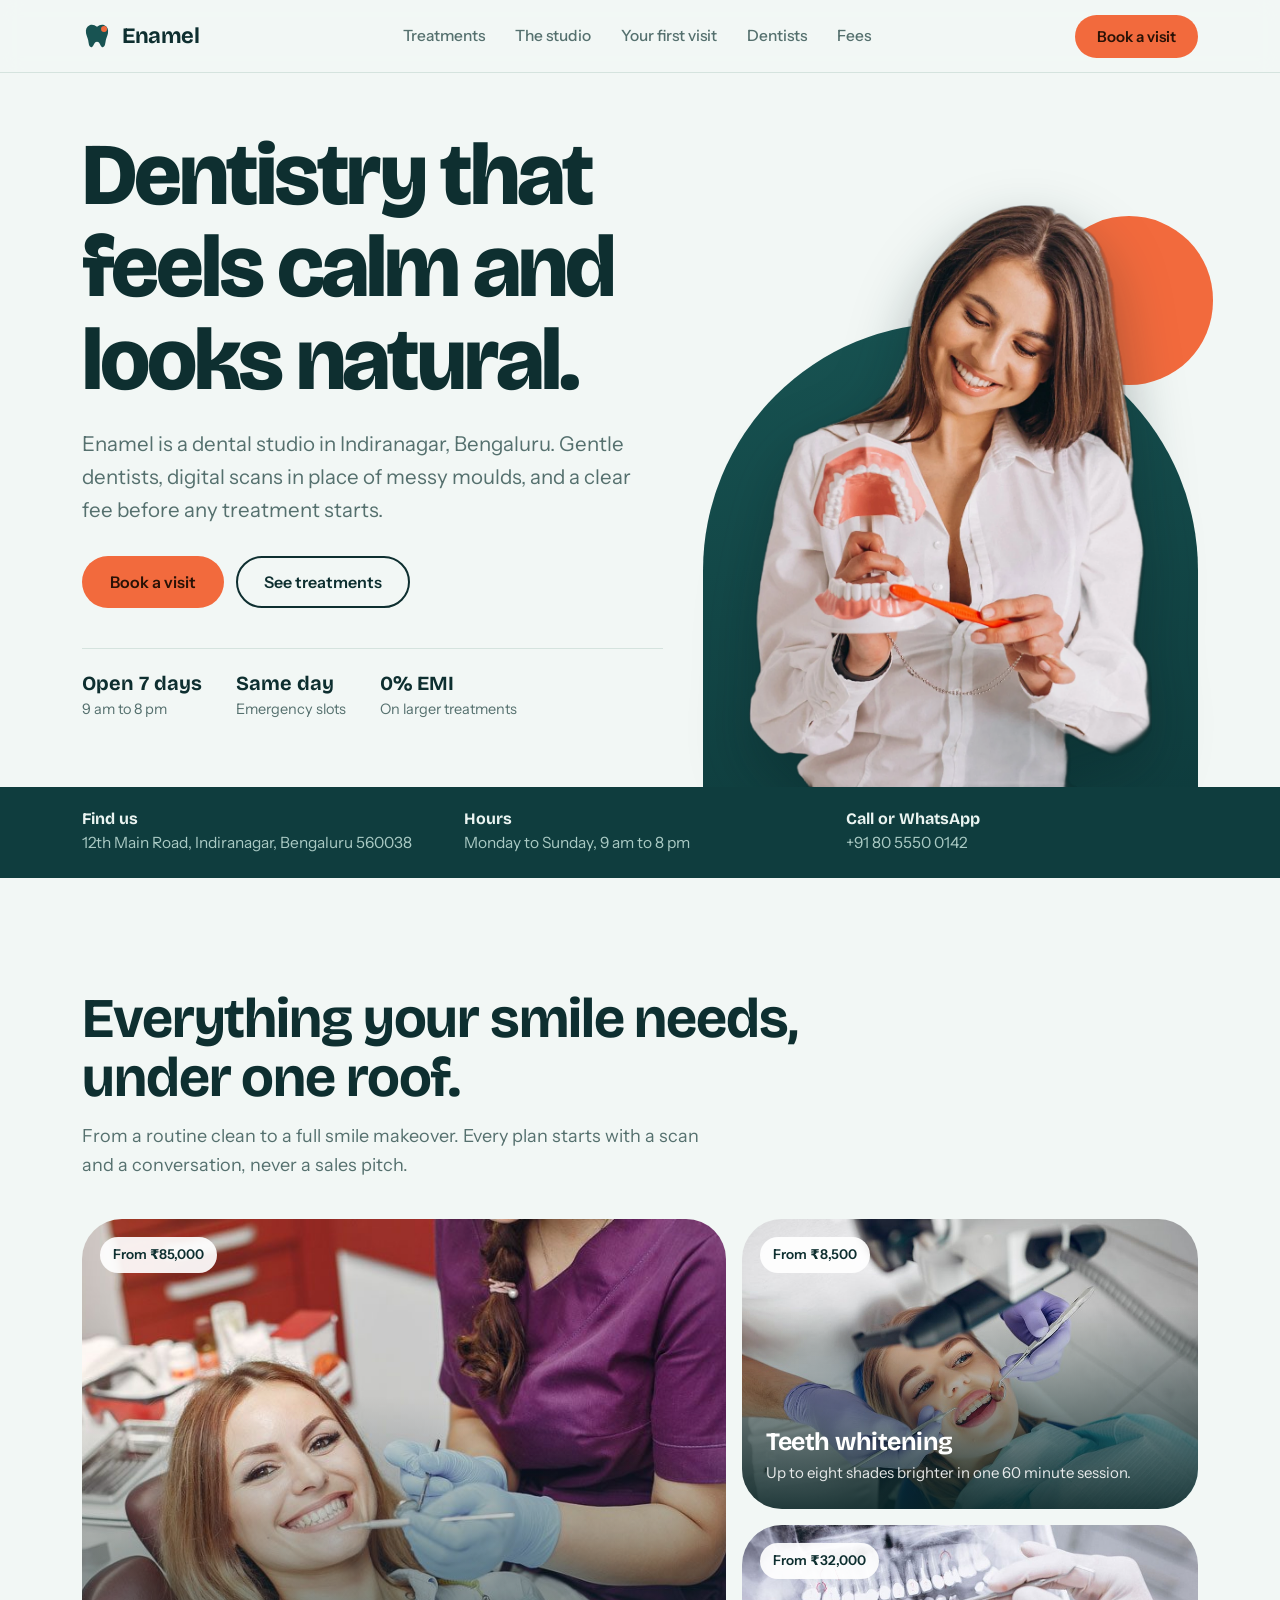
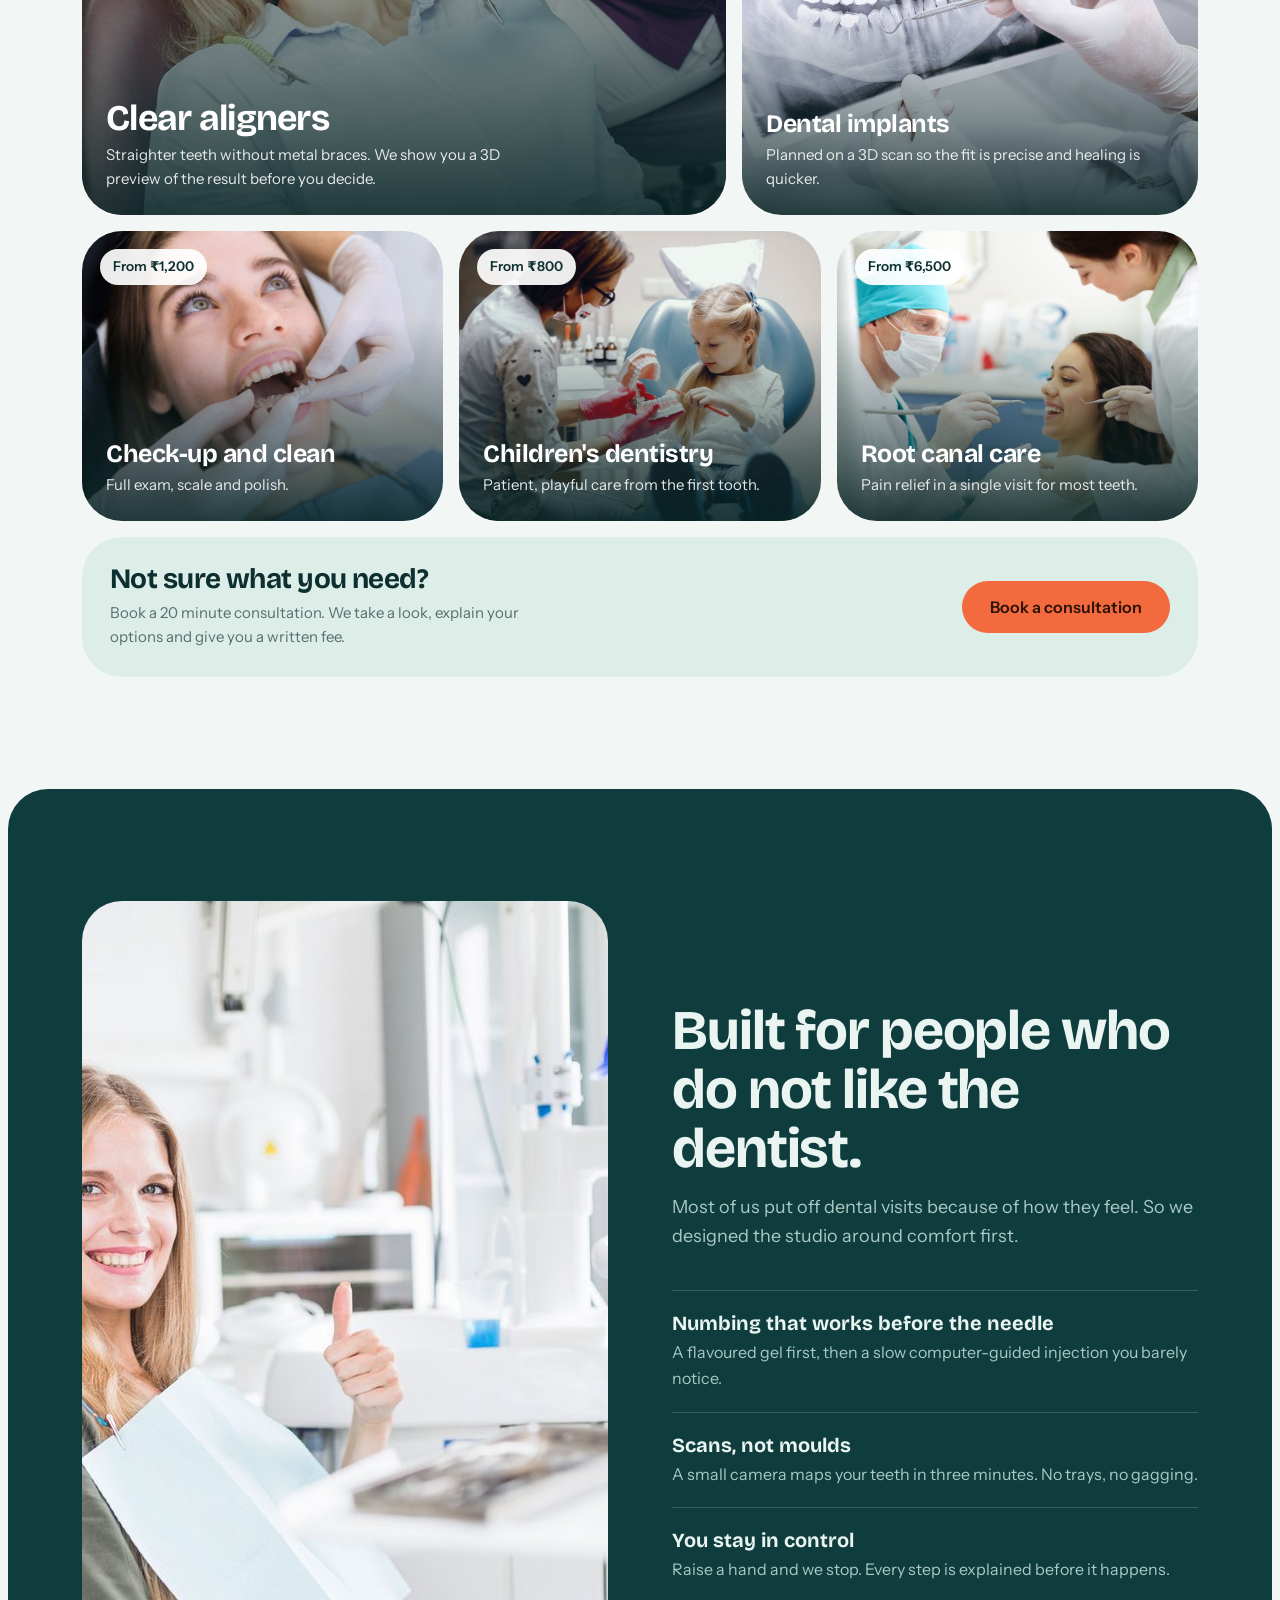
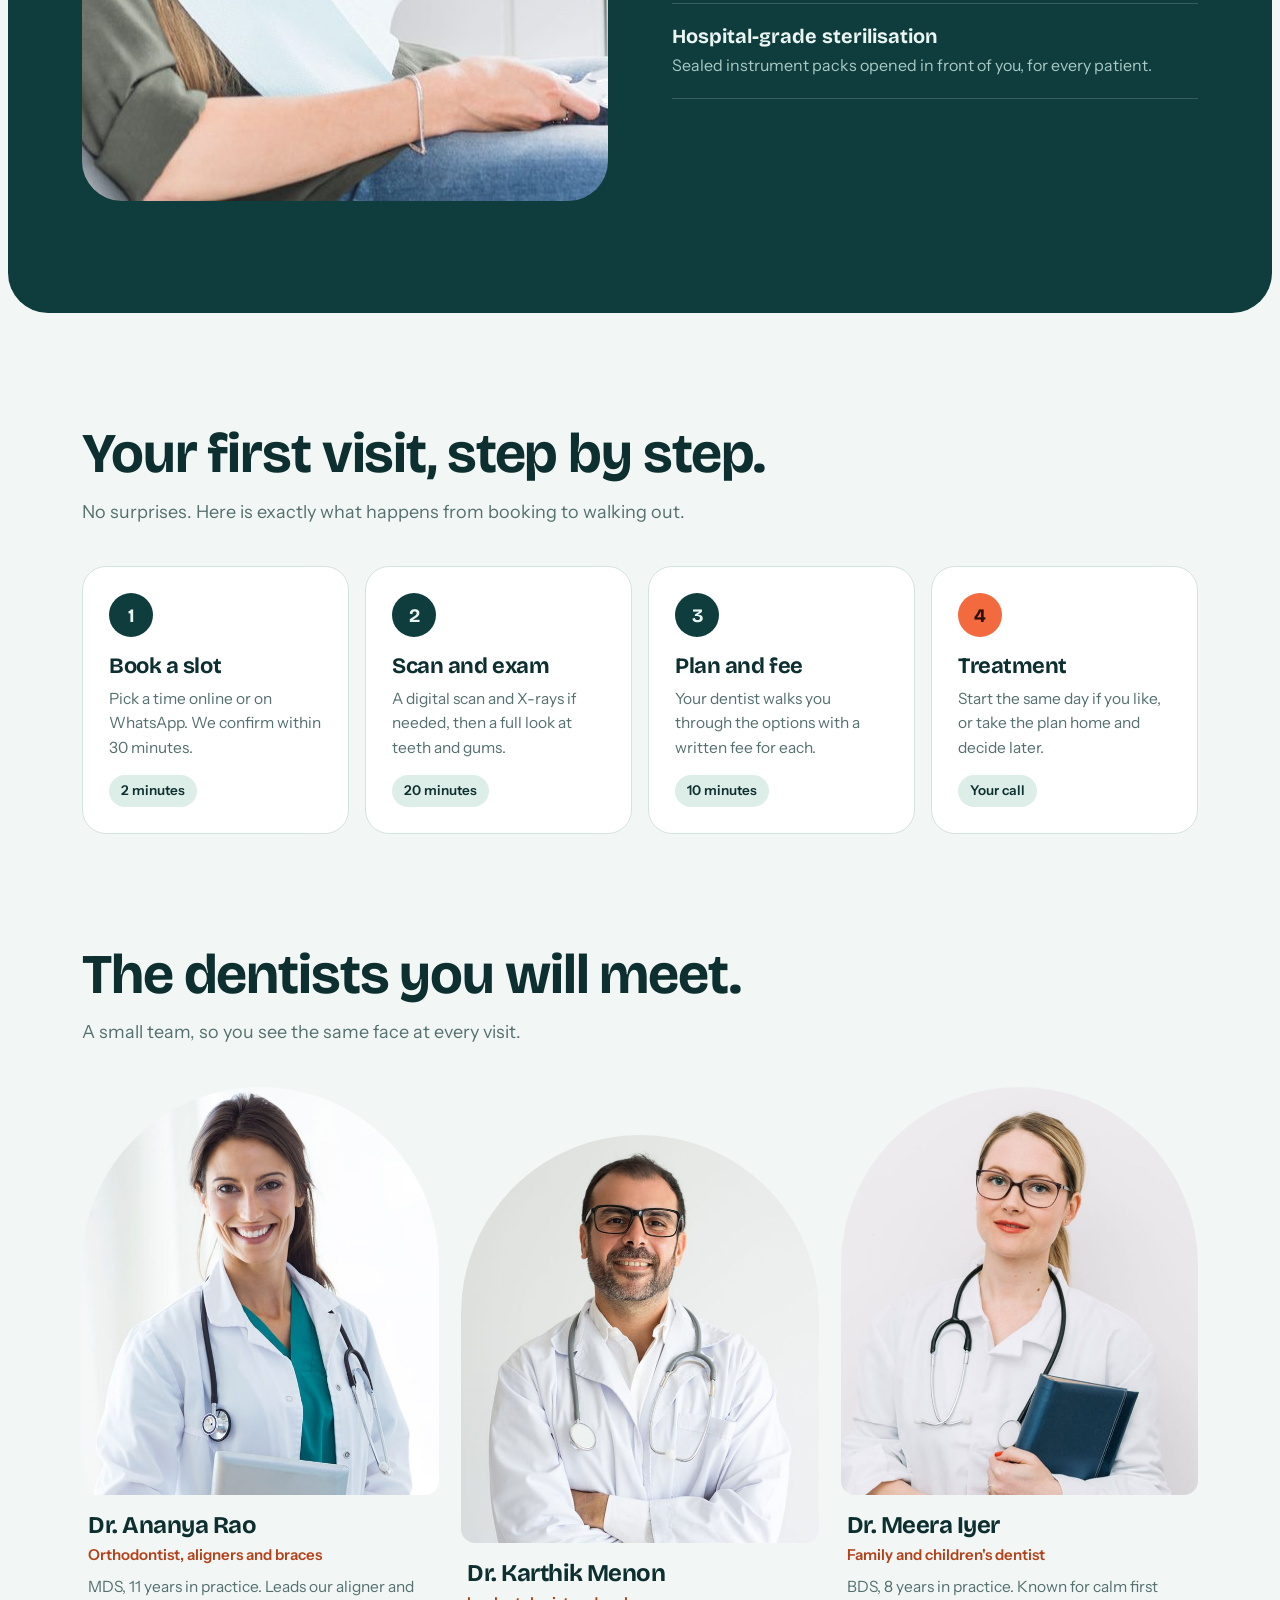
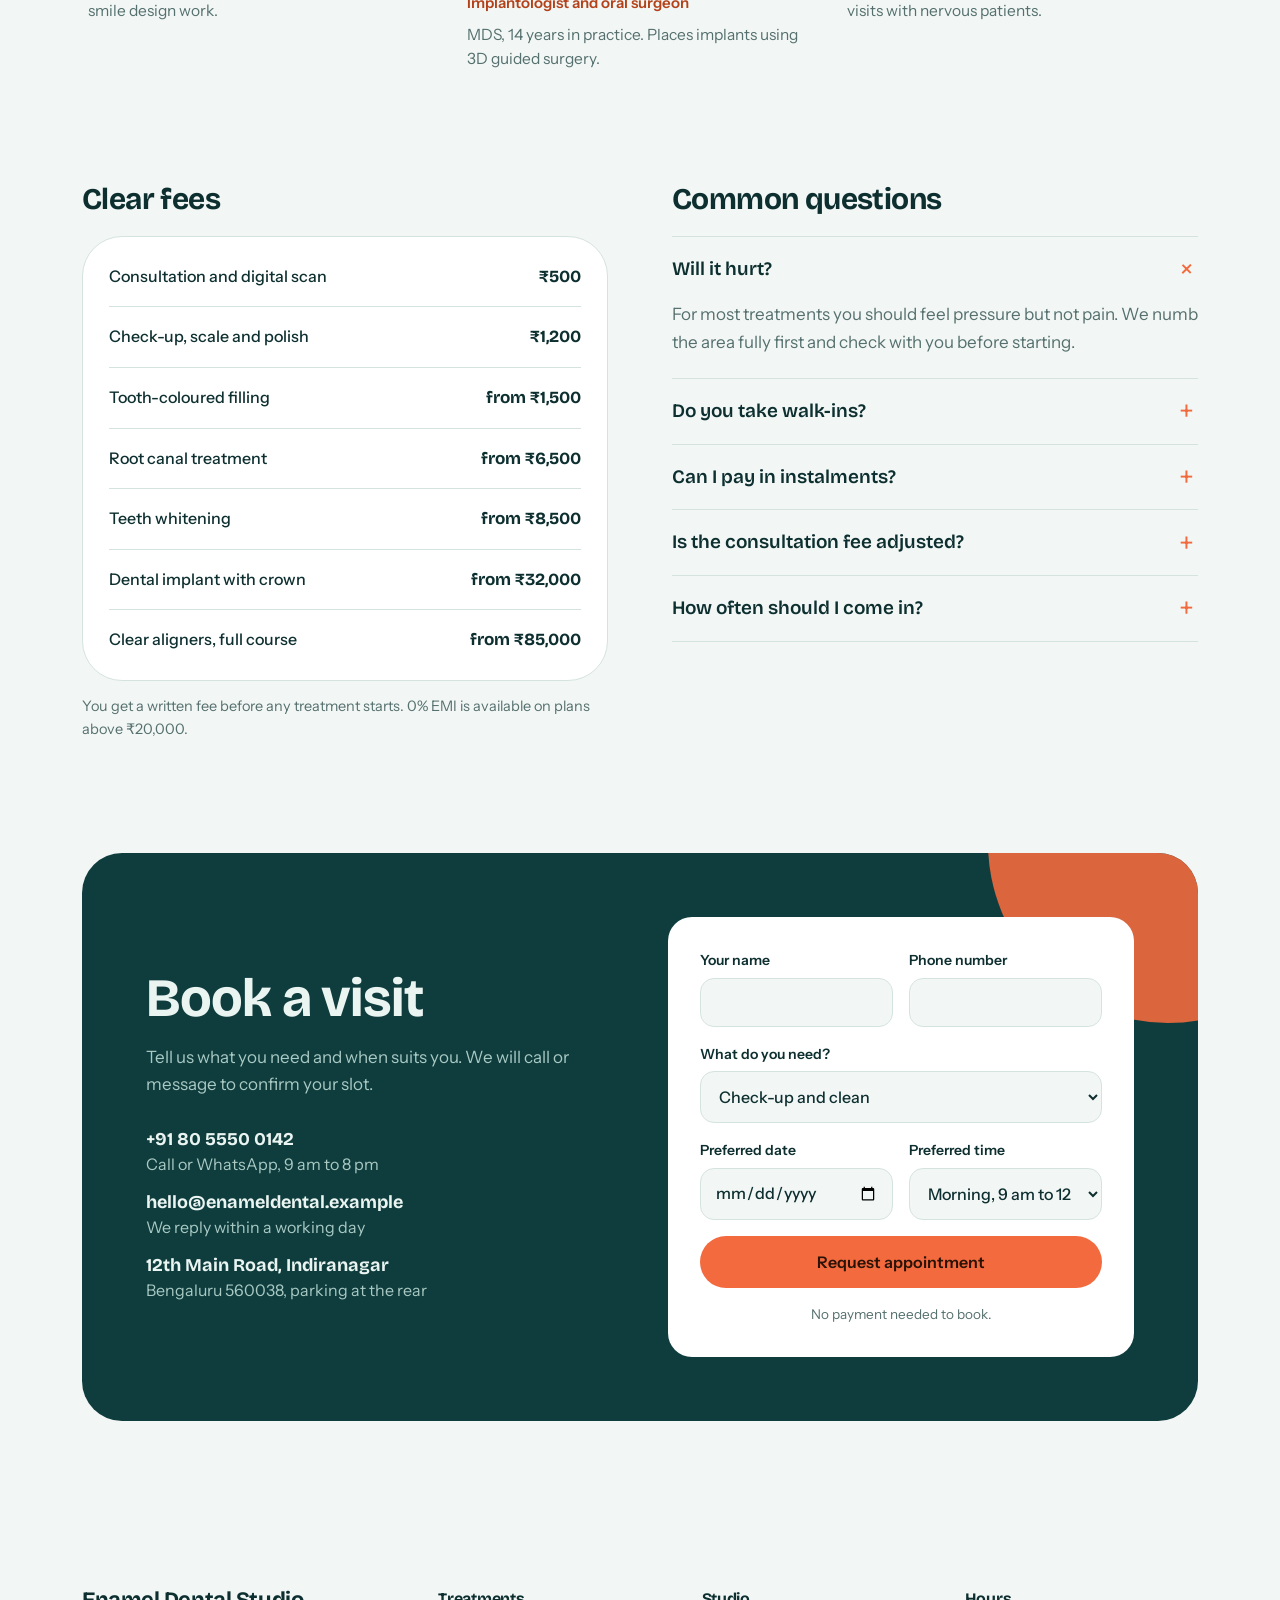
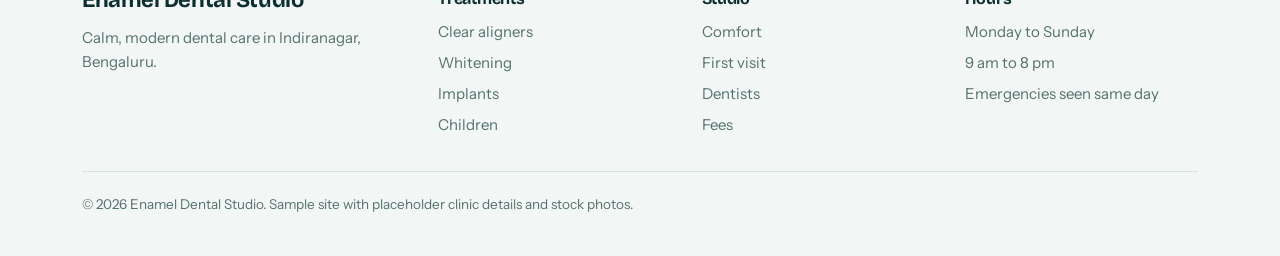
<file: public/index.html>
<!DOCTYPE html>
<html lang="en-IN">
<head>
<meta charset="utf-8">
<meta name="viewport" content="width=device-width, initial-scale=1, viewport-fit=cover">
<title>Enamel Dental Studio | Calm, modern dentistry in Indiranagar, Bengaluru</title>
<meta name="description" content="Gentle dentists, digital scans and clear fees. Check-ups, whitening, clear aligners, implants and children's dentistry in Indiranagar, Bengaluru.">
<!-- GO-LIVE: replace https://www.enameldental.example with the real domain in this file, sitemap.xml and robots.txt -->
<link rel="canonical" href="https://www.enameldental.example/">
<meta name="theme-color" content="#F2F7F5" media="(prefers-color-scheme: light)">
<meta name="theme-color" content="#0A2324" media="(prefers-color-scheme: dark)">
<meta name="color-scheme" content="light dark">

<link rel="icon" href="favicon.svg" type="image/svg+xml">
<link rel="icon" href="favicon-32.png" type="image/png" sizes="32x32">
<link rel="apple-touch-icon" href="apple-touch-icon.png">
<link rel="manifest" href="site.webmanifest">

<meta property="og:type" content="website">
<meta property="og:site_name" content="Enamel Dental Studio">
<meta property="og:locale" content="en_IN">
<meta property="og:title" content="Enamel Dental Studio, Indiranagar, Bengaluru">
<meta property="og:description" content="Gentle dentists, digital scans and a clear fee before any treatment starts. Open 7 days, 9 am to 8 pm.">
<meta property="og:url" content="https://www.enameldental.example/">
<meta property="og:image" content="https://www.enameldental.example/images/og-image.jpg">
<meta property="og:image:width" content="1200">
<meta property="og:image:height" content="630">
<meta property="og:image:alt" content="A calm treatment room at Enamel Dental Studio">
<meta name="twitter:card" content="summary_large_image">

<link rel="preload" as="image" href="images/hero-cutout.webp" type="image/webp" fetchpriority="high">
<link rel="preconnect" href="https://fonts.googleapis.com">
<link rel="preconnect" href="https://fonts.gstatic.com" crossorigin>
<link href="https://fonts.googleapis.com/css2?family=Bricolage+Grotesque:opsz,wght@12..96,600;12..96,700;12..96,800&family=Instrument+Sans:wght@400;500;600&display=swap" rel="stylesheet">
<link rel="stylesheet" href="styles.css">

<script type="application/ld+json">
{
  "@context": "https://schema.org",
  "@type": "Dentist",
  "name": "Enamel Dental Studio",
  "url": "https://www.enameldental.example/",
  "image": "https://www.enameldental.example/images/og-image.jpg",
  "telephone": "+918055500142",
  "email": "hello@enameldental.example",
  "priceRange": "₹500 to ₹85,000",
  "address": {
    "@type": "PostalAddress",
    "streetAddress": "12th Main Road, Indiranagar",
    "addressLocality": "Bengaluru",
    "addressRegion": "Karnataka",
    "postalCode": "560038",
    "addressCountry": "IN"
  },
  "openingHoursSpecification": [{
    "@type": "OpeningHoursSpecification",
    "dayOfWeek": ["Monday", "Tuesday", "Wednesday", "Thursday", "Friday", "Saturday", "Sunday"],
    "opens": "09:00",
    "closes": "20:00"
  }]
}
</script>
</head>
<body>
<a class="skip-link" href="#main">Skip to content</a>

<header class="site-header">
  <div class="wrap header-row">
    <a class="brand" href="#top" aria-label="Enamel Dental Studio, home">
      <svg viewBox="0 0 32 32" aria-hidden="true"><path d="M16 6.2c-2.6-2-5.3-2.7-7.9-1.6C5 5.9 3.6 9.1 4.3 13c.5 2.8 1.7 4.7 2.3 7.6.5 2.5.6 6.9 3.2 7.3 2.7.4 2.6-5.8 6.2-5.8s3.5 6.2 6.2 5.8c2.6-.4 2.7-4.8 3.2-7.3.6-2.9 1.8-4.8 2.3-7.6.7-3.9-.7-7.1-3.8-8.4-2.6-1.1-5.3-.4-7.9 1.6Z" fill="var(--deep-2)"/><circle cx="23.5" cy="8.5" r="3.2" fill="var(--accent)"/></svg>
      Enamel
    </a>
    <nav class="nav" id="siteNav" aria-label="Main">
      <a href="#treatments">Treatments</a>
      <a href="#studio">The studio</a>
      <a href="#visit">Your first visit</a>
      <a href="#dentists">Dentists</a>
      <a href="#fees">Fees</a>
    </nav>
    <div class="header-actions">
      <a class="btn btn-accent btn-small" href="#book">Book a visit</a>
      <button class="menu-toggle" type="button" aria-controls="siteNav" aria-expanded="false" hidden>
        <span class="visually-hidden">Menu</span>
        <svg viewBox="0 0 24 24" width="22" height="22" aria-hidden="true"><path d="M4 7h16M4 12h16M4 17h16" stroke="currentColor" stroke-width="2" stroke-linecap="round" fill="none"/></svg>
      </button>
    </div>
  </div>
</header>

<main id="main">
  <span id="top"></span>
  <section class="hero">
    <div class="wrap hero-grid">
      <div class="hero-copy">
        <h1>Dentistry that feels calm and looks natural.</h1>
        <p class="hero-lede">Enamel is a dental studio in Indiranagar, Bengaluru. Gentle dentists, digital scans in place of messy moulds, and a clear fee before any treatment starts.</p>
        <div class="hero-actions">
          <a class="btn btn-accent" href="#book">Book a visit</a>
          <a class="btn btn-ghost" href="#treatments">See treatments</a>
        </div>
        <ul class="hero-facts">
          <li><strong>Open 7 days</strong><span>9 am to 8 pm</span></li>
          <li><strong>Same day</strong><span>Emergency slots</span></li>
          <li><strong>0% EMI</strong><span>On larger treatments</span></li>
        </ul>
      </div>

      <div class="hero-art">
        <div class="hero-disc"></div>
        <div class="hero-arch"></div>
        <div class="hero-photo-clip">
          <img class="hero-photo" src="images/hero-cutout.webp" alt="Smiling woman holding a model of teeth and a toothbrush" width="879" height="1271" fetchpriority="high" decoding="async">
        </div>
      </div>
    </div>
  </section>

  <div class="infobar">
    <div class="wrap">
      <ul>
        <li><b>Find us</b><span><a href="https://www.google.com/maps/search/?api=1&amp;query=12th+Main+Road+Indiranagar+Bengaluru+560038" rel="noopener" target="_blank">12th Main Road, Indiranagar, Bengaluru 560038</a></span></li>
        <li><b>Hours</b><span>Monday to Sunday, 9 am to 8 pm</span></li>
        <li><b>Call or WhatsApp</b><span><a href="tel:+918055500142">+91 80 5550 0142</a></span></li>
      </ul>
    </div>
  </div>

  <section class="section" id="treatments">
    <div class="wrap">
      <div class="section-head">
        <h2>Everything your smile needs, under one roof.</h2>
        <p>From a routine clean to a full smile makeover. Every plan starts with a scan and a conversation, never a sales pitch.</p>
      </div>
      <div class="bento">
        <a class="treat t1" href="#book" data-treatment="Clear aligners">
          <img src="images/treat-aligners.jpg" alt="Patient smiling in the dental chair during an aligner review" width="1000" height="667" loading="lazy" decoding="async">
          <span class="treat-fee">From ₹85,000</span>
          <div class="treat-body">
            <h3>Clear aligners</h3>
            <p>Straighter teeth without metal braces. We show you a 3D preview of the result before you decide.</p>
          </div>
        </a>
        <a class="treat t2" href="#book" data-treatment="Teeth whitening">
          <img src="images/treat-whitening.jpg" alt="Patient receiving a whitening treatment" width="900" height="675" loading="lazy" decoding="async">
          <span class="treat-fee">From ₹8,500</span>
          <div class="treat-body">
            <h3>Teeth whitening</h3>
            <p>Up to eight shades brighter in one 60 minute session.</p>
          </div>
        </a>
        <a class="treat t3" href="#book" data-treatment="Dental implants">
          <img src="images/treat-implants.jpg" alt="Dentist reviewing a dental X-ray" width="900" height="675" loading="lazy" decoding="async">
          <span class="treat-fee">From ₹32,000</span>
          <div class="treat-body">
            <h3>Dental implants</h3>
            <p>Planned on a 3D scan so the fit is precise and healing is quicker.</p>
          </div>
        </a>
        <a class="treat t4" href="#book" data-treatment="Check-up and clean">
          <img src="images/treat-checkup.jpg" alt="Dentist examining a patient's teeth" width="900" height="675" loading="lazy" decoding="async">
          <span class="treat-fee">From ₹1,200</span>
          <div class="treat-body">
            <h3>Check-up and clean</h3>
            <p>Full exam, scale and polish.</p>
          </div>
        </a>
        <a class="treat t5" href="#book" data-treatment="Children's dentistry">
          <img src="images/treat-kids.jpg" alt="Dentist showing a child how to brush on a teeth model" width="900" height="675" loading="lazy" decoding="async">
          <span class="treat-fee">From ₹800</span>
          <div class="treat-body">
            <h3>Children's dentistry</h3>
            <p>Patient, playful care from the first tooth.</p>
          </div>
        </a>
        <a class="treat t6" href="#book" data-treatment="Root canal care">
          <img src="images/treat-rootcanal.jpg" alt="Dentist and assistant treating a relaxed patient" width="900" height="675" loading="lazy" decoding="async">
          <span class="treat-fee">From ₹6,500</span>
          <div class="treat-body">
            <h3>Root canal care</h3>
            <p>Pain relief in a single visit for most teeth.</p>
          </div>
        </a>
        <div class="treat treat-text t7">
          <div>
            <h3>Not sure what you need?</h3>
            <p>Book a 20 minute consultation. We take a look, explain your options and give you a written fee.</p>
          </div>
          <a class="btn btn-accent" href="#book" data-treatment="Consultation">Book a consultation</a>
        </div>
      </div>
    </div>
  </section>

  <section class="section studio" id="studio">
    <div class="wrap studio-grid">
      <div class="studio-photos">
        <img class="p1" src="images/studio-chair.jpg" alt="Patient relaxing in a treatment room at the studio" width="1200" height="900" loading="lazy" decoding="async">
      </div>
      <div>
        <div class="section-head">
          <h2>Built for people who do not like the dentist.</h2>
          <p>Most of us put off dental visits because of how they feel. So we designed the studio around comfort first.</p>
        </div>
        <ul class="comfort">
          <li><b>Numbing that works before the needle</b><span>A flavoured gel first, then a slow computer-guided injection you barely notice.</span></li>
          <li><b>Scans, not moulds</b><span>A small camera maps your teeth in three minutes. No trays, no gagging.</span></li>
          <li><b>You stay in control</b><span>Raise a hand and we stop. Every step is explained before it happens.</span></li>
          <li><b>Hospital-grade sterilisation</b><span>Sealed instrument packs opened in front of you, for every patient.</span></li>
        </ul>
      </div>
    </div>
  </section>

  <section class="section" id="visit">
    <div class="wrap">
      <div class="section-head">
        <h2>Your first visit, step by step.</h2>
        <p>No surprises. Here is exactly what happens from booking to walking out.</p>
      </div>
      <ol class="steps">
        <li><h3>Book a slot</h3><p>Pick a time online or on WhatsApp. We confirm within 30 minutes.</p><span class="dur">2 minutes</span></li>
        <li><h3>Scan and exam</h3><p>A digital scan and X-rays if needed, then a full look at teeth and gums.</p><span class="dur">20 minutes</span></li>
        <li><h3>Plan and fee</h3><p>Your dentist walks you through the options with a written fee for each.</p><span class="dur">10 minutes</span></li>
        <li><h3>Treatment</h3><p>Start the same day if you like, or take the plan home and decide later.</p><span class="dur">Your call</span></li>
      </ol>
    </div>
  </section>

  <section class="section section-flush" id="dentists">
    <div class="wrap">
      <div class="section-head">
        <h2>The dentists you will meet.</h2>
        <p>A small team, so you see the same face at every visit.</p>
      </div>
      <div class="team">
        <article class="doc"><figure>
          <div class="doc-photo"><img src="images/dentist-1.jpg" alt="Portrait of Dr. Ananya Rao" width="700" height="820" loading="lazy" decoding="async"></div>
          <figcaption><h3>Dr. Ananya Rao</h3><p class="role">Orthodontist, aligners and braces</p><p class="bio">MDS, 11 years in practice. Leads our aligner and smile design work.</p></figcaption>
        </figure></article>
        <article class="doc"><figure>
          <div class="doc-photo"><img src="images/dentist-2.jpg" alt="Portrait of Dr. Karthik Menon" width="700" height="820" loading="lazy" decoding="async"></div>
          <figcaption><h3>Dr. Karthik Menon</h3><p class="role">Implantologist and oral surgeon</p><p class="bio">MDS, 14 years in practice. Places implants using 3D guided surgery.</p></figcaption>
        </figure></article>
        <article class="doc"><figure>
          <div class="doc-photo"><img src="images/dentist-3.jpg" alt="Portrait of Dr. Meera Iyer" width="700" height="820" loading="lazy" decoding="async"></div>
          <figcaption><h3>Dr. Meera Iyer</h3><p class="role">Family and children's dentist</p><p class="bio">BDS, 8 years in practice. Known for calm first visits with nervous patients.</p></figcaption>
        </figure></article>
      </div>
    </div>
  </section>

  <section class="section section-flush" id="fees">
    <div class="wrap split">
      <div>
        <h2 class="subhead">Clear fees</h2>
        <div class="fees">
          <table>
            <caption class="visually-hidden">Treatment fees</caption>
            <tbody>
              <tr><th scope="row">Consultation and digital scan</th><td>₹500</td></tr>
              <tr><th scope="row">Check-up, scale and polish</th><td>₹1,200</td></tr>
              <tr><th scope="row">Tooth-coloured filling</th><td>from ₹1,500</td></tr>
              <tr><th scope="row">Root canal treatment</th><td>from ₹6,500</td></tr>
              <tr><th scope="row">Teeth whitening</th><td>from ₹8,500</td></tr>
              <tr><th scope="row">Dental implant with crown</th><td>from ₹32,000</td></tr>
              <tr><th scope="row">Clear aligners, full course</th><td>from ₹85,000</td></tr>
            </tbody>
          </table>
        </div>
        <p class="fees-note">You get a written fee before any treatment starts. 0% EMI is available on plans above ₹20,000.</p>
      </div>
      <div class="faq">
        <h2 class="subhead">Common questions</h2>
        <details open><summary>Will it hurt?</summary><p>For most treatments you should feel pressure but not pain. We numb the area fully first and check with you before starting.</p></details>
        <details><summary>Do you take walk-ins?</summary><p>Yes, every day till 8 pm. Booked patients are seen first, so a quick call ahead saves you waiting.</p></details>
        <details><summary>Can I pay in instalments?</summary><p>Yes. Plans above ₹20,000 can be split over 3, 6 or 12 months at 0% interest.</p></details>
        <details><summary>Is the consultation fee adjusted?</summary><p>If you go ahead with treatment within 30 days, the ₹500 consultation fee is taken off your bill.</p></details>
        <details><summary>How often should I come in?</summary><p>Every six months for a check-up and clean suits most adults. We will tell you if you can leave it longer.</p></details>
      </div>
    </div>
  </section>

  <section class="section section-flush" id="book">
    <div class="wrap">
      <div class="book">
        <div class="book-copy">
          <h2>Book a visit</h2>
          <p>Tell us what you need and when suits you. We will call or message to confirm your slot.</p>
          <ul class="contact">
            <li><a href="tel:+918055500142"><b>+91 80 5550 0142</b></a><span>Call or WhatsApp, 9 am to 8 pm</span></li>
            <li><a href="mailto:hello@enameldental.example"><b>hello@enameldental.example</b></a><span>We reply within a working day</span></li>
            <li><b>12th Main Road, Indiranagar</b><span>Bengaluru 560038, parking at the rear</span></li>
          </ul>
        </div>
        <div class="form-shell">
          <form class="form" id="bookForm" novalidate>
            <div class="form-row">
              <div class="field"><label for="f-name">Your name</label><input id="f-name" name="name" autocomplete="name" maxlength="80" required></div>
              <div class="field"><label for="f-phone">Phone number</label><input id="f-phone" name="phone" type="tel" inputmode="tel" autocomplete="tel" maxlength="20" required></div>
            </div>
            <div class="field"><label for="f-treat">What do you need?</label>
              <select id="f-treat" name="treatment">
                <option>Check-up and clean</option><option>Consultation</option><option>Clear aligners</option><option>Teeth whitening</option><option>Dental implants</option><option>Root canal care</option><option>Children's dentistry</option><option>Tooth pain, need help today</option>
              </select>
            </div>
            <div class="form-row">
              <div class="field"><label for="f-date">Preferred date</label><input id="f-date" name="date" type="date" required></div>
              <div class="field"><label for="f-time">Preferred time</label>
                <select id="f-time" name="time"><option>Morning, 9 am to 12 pm</option><option>Afternoon, 12 pm to 4 pm</option><option>Evening, 4 pm to 8 pm</option></select>
              </div>
            </div>
            <!-- Spam trap: hidden from people, bots tend to fill it -->
            <div class="hp" aria-hidden="true"><label for="f-company">Company</label><input id="f-company" name="company" tabindex="-1" autocomplete="off"></div>
            <button class="btn btn-accent" type="submit" id="formSubmit">Request appointment</button>
            <p class="form-note" id="formNote" aria-live="polite">No payment needed to book.</p>
          </form>
          <div class="form form-done" id="formDone" role="status" aria-live="polite" tabindex="-1">
            <div class="tick"><svg width="28" height="28" viewBox="0 0 24 24" fill="none" stroke="currentColor" stroke-width="2.6" stroke-linecap="round" stroke-linejoin="round" aria-hidden="true"><path d="M5 12.5l4.5 4.5L19 7.5"/></svg></div>
            <h3 id="doneTitle">Appointment requested</h3>
            <p id="doneText"></p>
          </div>
        </div>
      </div>
    </div>
  </section>
</main>

<footer class="footer">
  <div class="wrap">
    <div class="footer-grid">
      <div>
        <a class="brand" href="#top">Enamel Dental Studio</a>
        <p class="footer-tag">Calm, modern dental care in Indiranagar, Bengaluru.</p>
      </div>
      <div><h2 class="footer-h">Treatments</h2><ul><li><a href="#treatments">Clear aligners</a></li><li><a href="#treatments">Whitening</a></li><li><a href="#treatments">Implants</a></li><li><a href="#treatments">Children</a></li></ul></div>
      <div><h2 class="footer-h">Studio</h2><ul><li><a href="#studio">Comfort</a></li><li><a href="#visit">First visit</a></li><li><a href="#dentists">Dentists</a></li><li><a href="#fees">Fees</a></li></ul></div>
      <div><h2 class="footer-h">Hours</h2><ul><li>Monday to Sunday</li><li>9 am to 8 pm</li><li>Emergencies seen same day</li></ul></div>
    </div>
    <!-- GO-LIVE: remove the second sentence once real details and licensed photos are in place -->
    <small>© <span id="year">2026</span> Enamel Dental Studio. Sample site with placeholder clinic details and stock photos.</small>
  </div>
</footer>

<script src="script.js" defer></script>
</body>
</html>
</file>
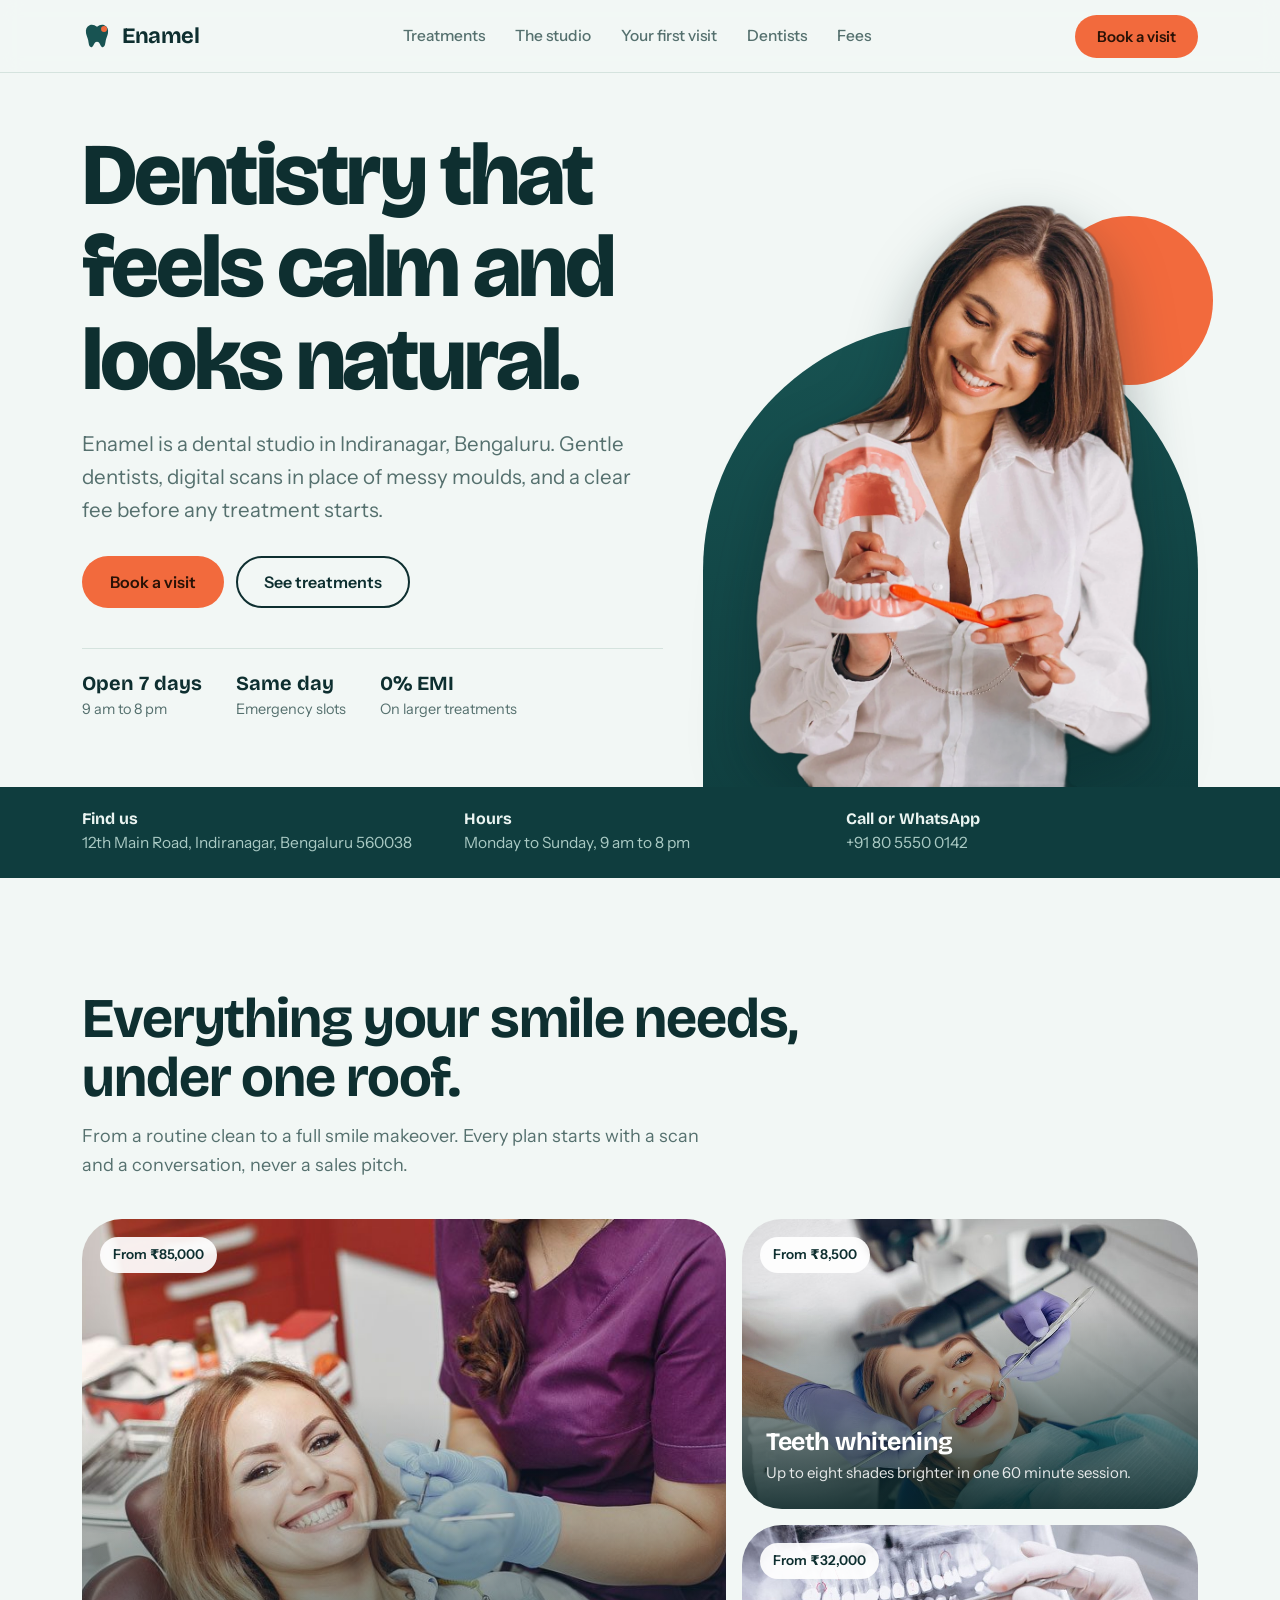
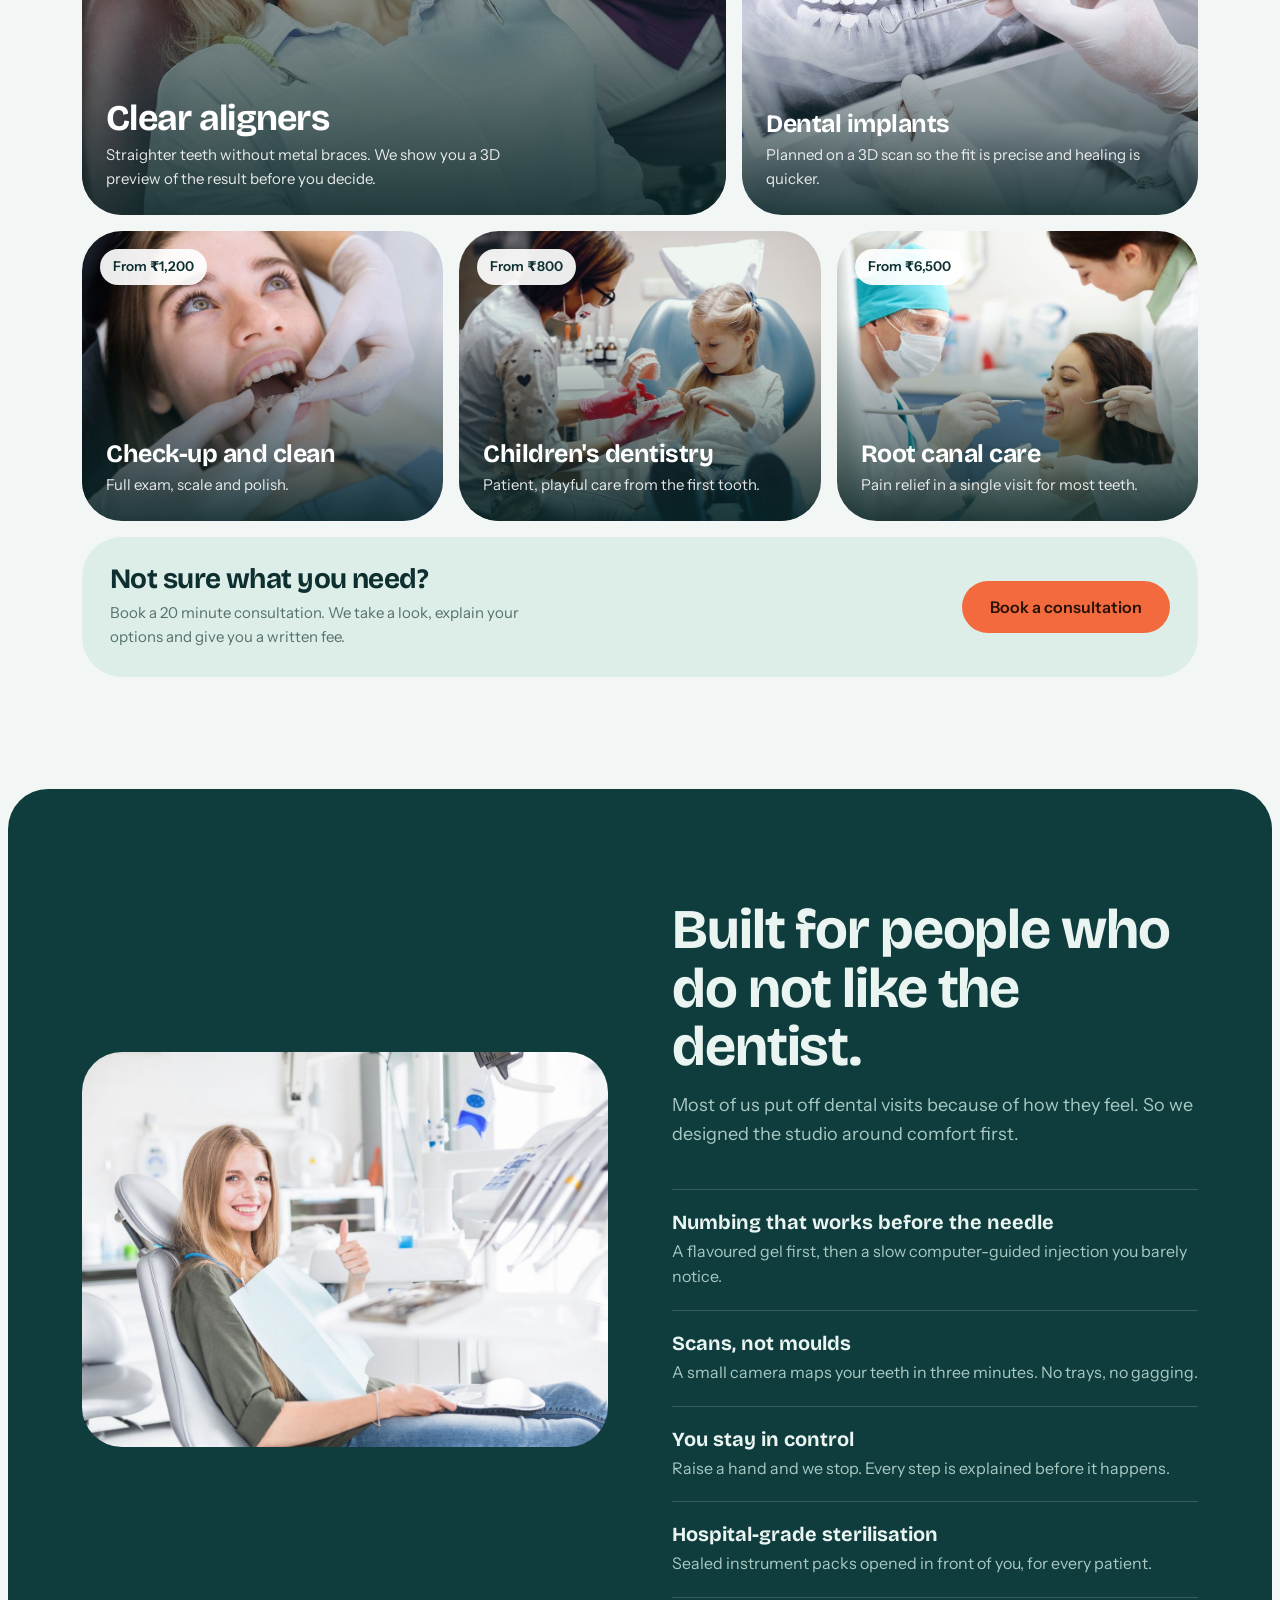
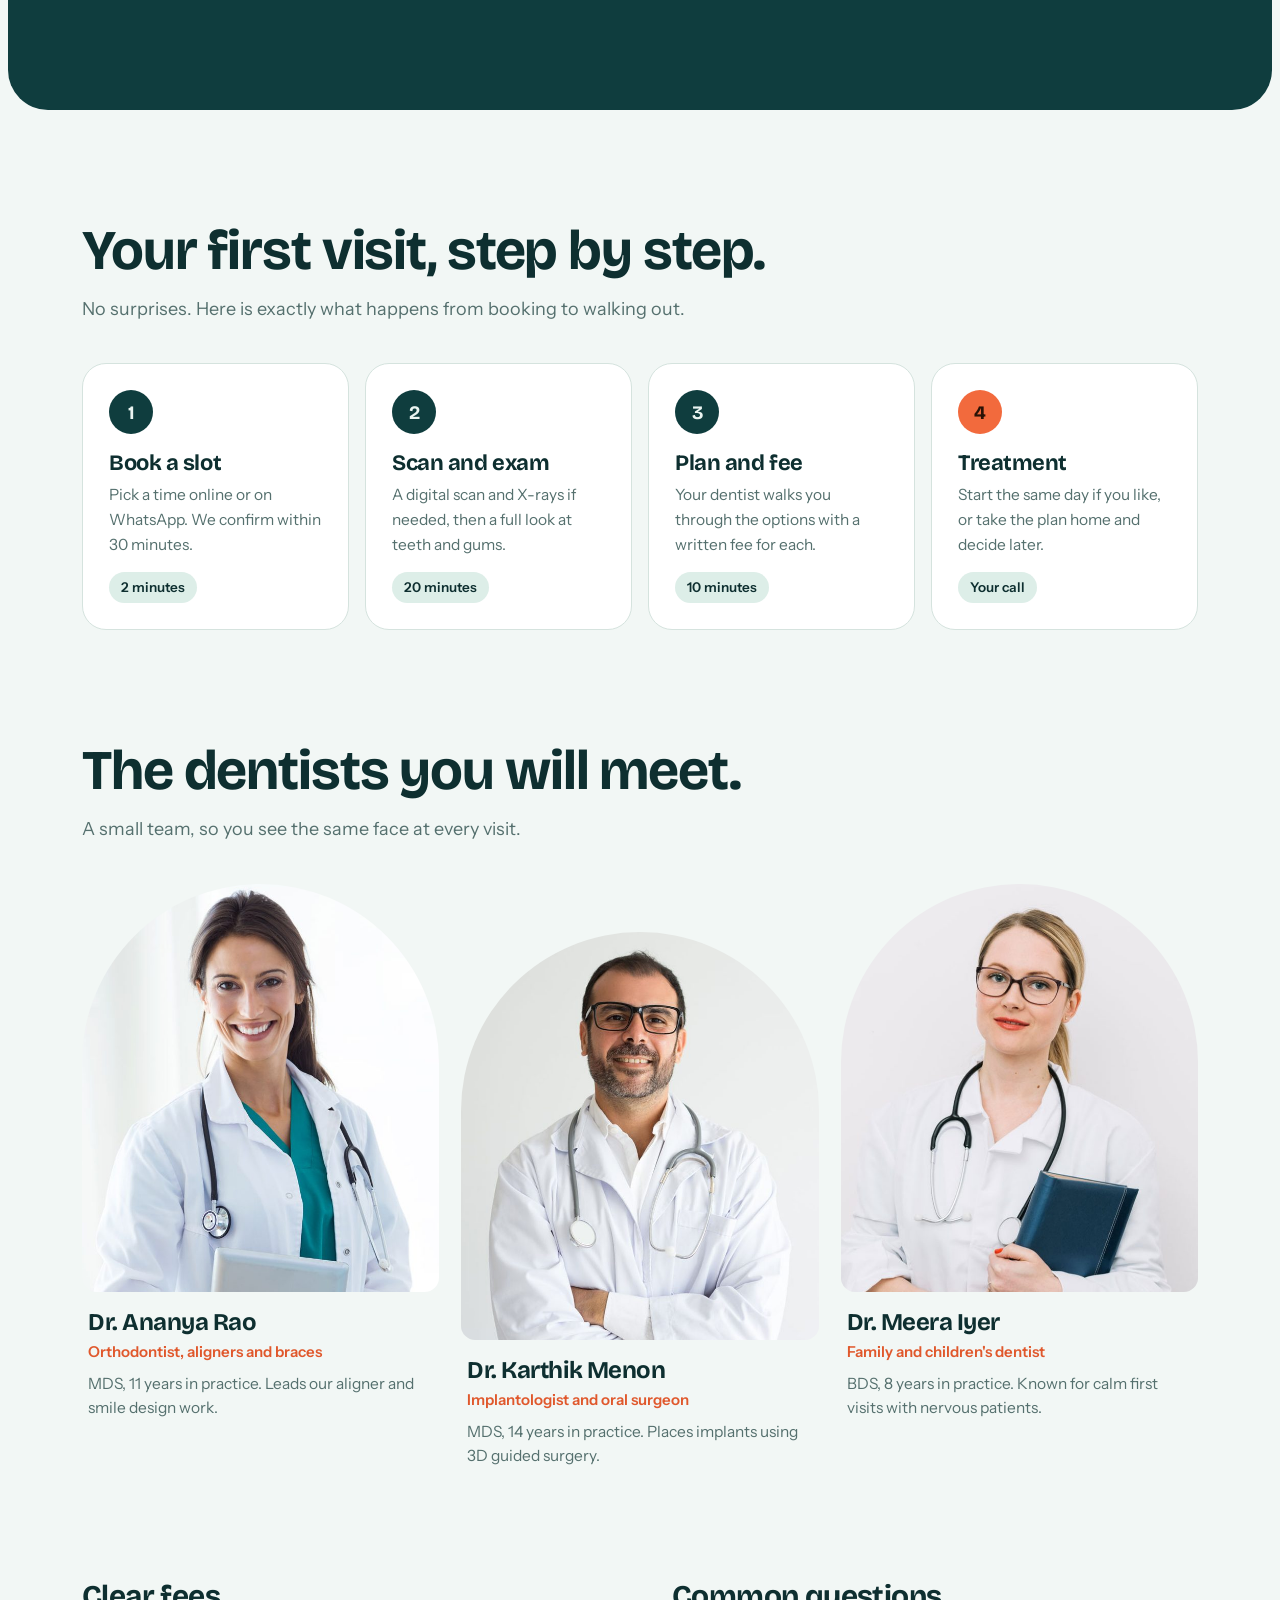
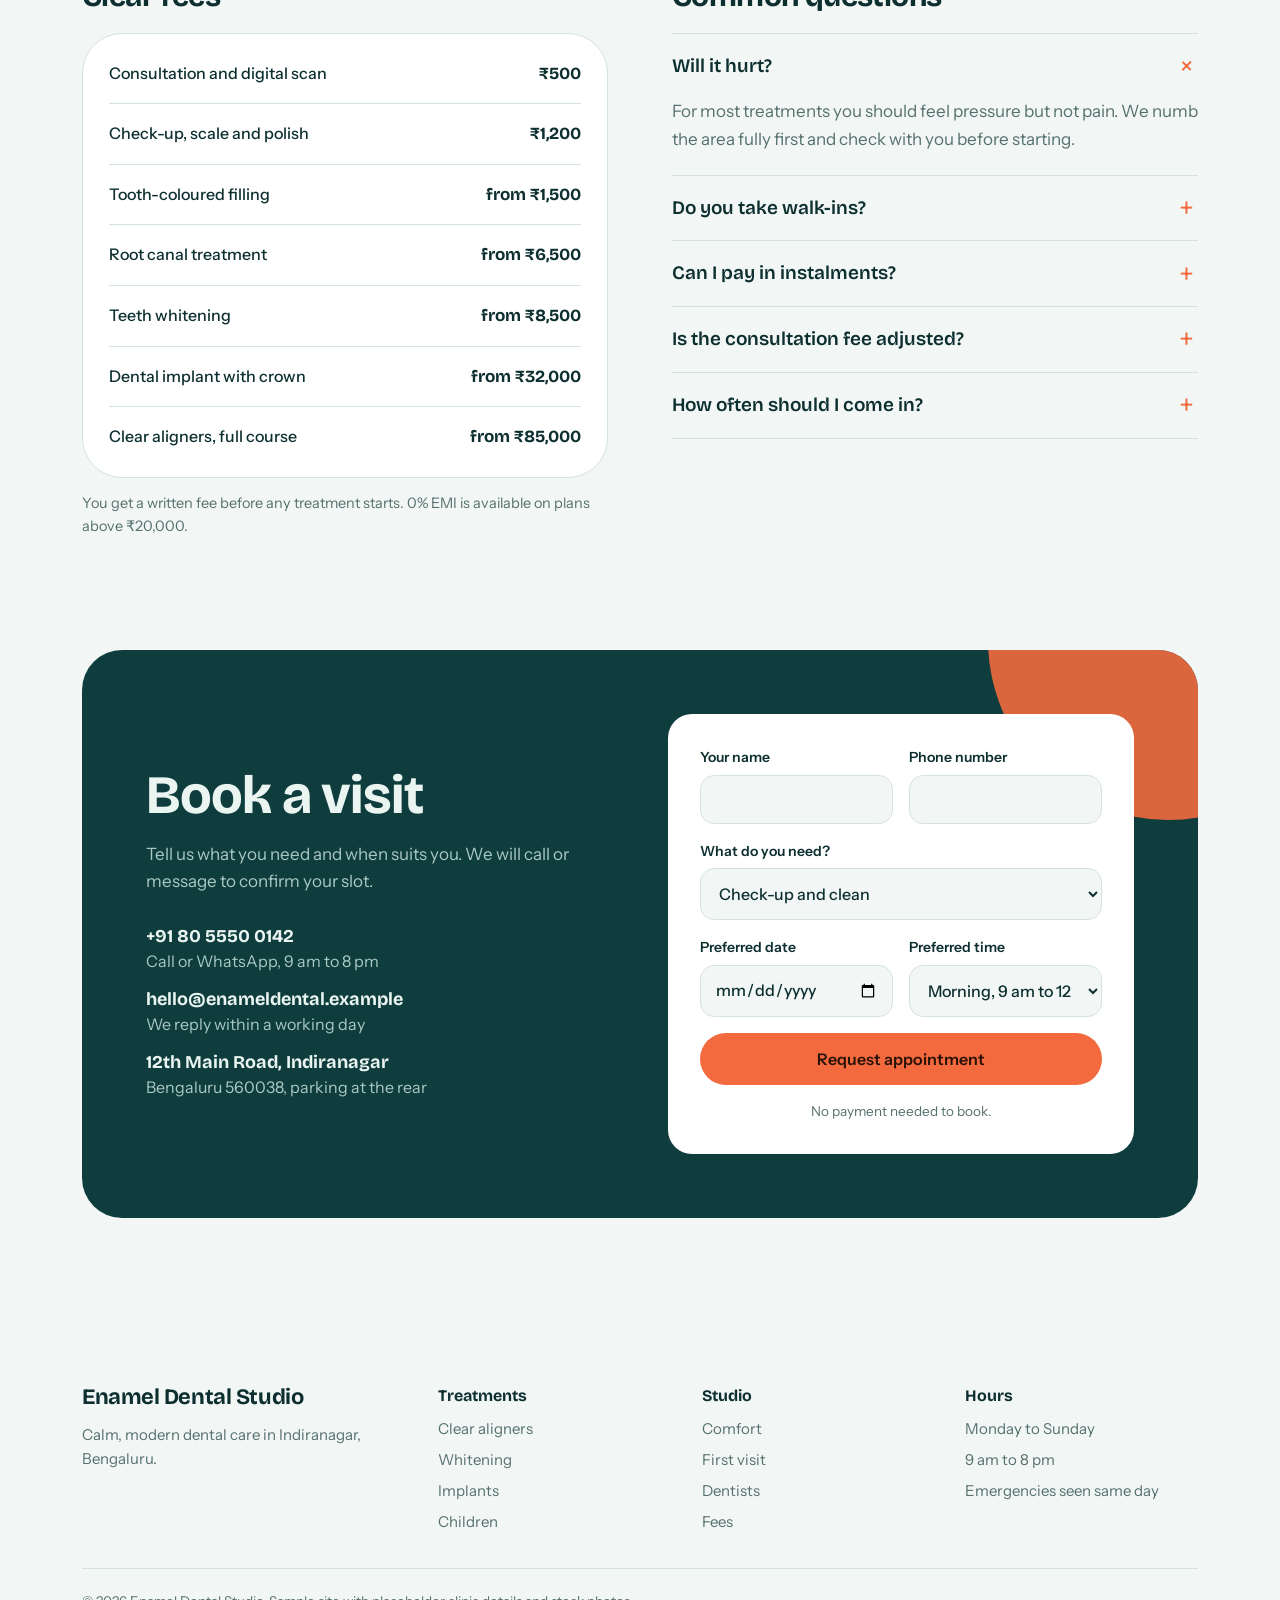
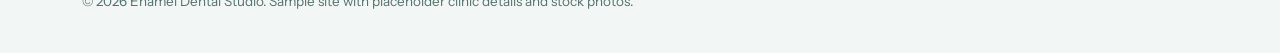
<file: backup/original-2026-11-17/index.html>
<!DOCTYPE html>
<html lang="en">
<head>
<meta charset="utf-8">
<meta name="viewport" content="width=device-width, initial-scale=1, viewport-fit=cover">
<title>Enamel Dental Studio | Calm, modern dentistry in Indiranagar, Bengaluru</title>
<meta name="description" content="Gentle dentists, digital scans and clear fees. Check-ups, whitening, clear aligners, implants and children's dentistry in Indiranagar, Bengaluru.">
<link rel="preconnect" href="https://fonts.googleapis.com">
<link rel="preconnect" href="https://fonts.gstatic.com" crossorigin>
<link href="https://fonts.googleapis.com/css2?family=Bricolage+Grotesque:opsz,wght@12..96,600;12..96,700;12..96,800&family=Instrument+Sans:wght@400;500;600&display=swap" rel="stylesheet">
<link rel="stylesheet" href="styles.css">
</head>
<body>
<header class="site-header">
  <div class="wrap header-row">
    <a class="brand" href="#top" aria-label="Enamel Dental Studio, home">
      <svg viewBox="0 0 32 32" aria-hidden="true"><path d="M16 6.2c-2.6-2-5.300-2.700-7.900-1.600C5 5.900 3.600 9.100 4.300 13c.5 2.800 1.700 4.700 2.300 7.600.5 2.500.6 6.900 3.200 7.300 2.700.4 2.600-5.800 6.200-5.800s3.500 6.200 6.200 5.800c2.600-.4 2.700-4.800 3.200-7.300.6-2.900 1.800-4.800 2.300-7.600.7-3.900-.7-7.100-3.800-8.400-2.600-1.100-5.300-.4-7.900 1.600Z" fill="var(--deep-2)"/><circle cx="23.500" cy="8.500" r="3.200" fill="var(--accent)"/></svg>
      Enamel
    </a>
    <nav class="nav" aria-label="Main">
      <a href="#treatments">Treatments</a>
      <a href="#studio">The studio</a>
      <a href="#visit">Your first visit</a>
      <a href="#dentists">Dentists</a>
      <a href="#fees">Fees</a>
    </nav>
    <a class="btn btn-accent btn-small" href="#book">Book a visit</a>
  </div>
</header>

<main id="top">
  <section class="hero">
    <div class="wrap hero-grid">
      <div class="hero-copy">
        <h1>Dentistry that feels calm and looks natural.</h1>
        <p class="hero-lede">Enamel is a dental studio in Indiranagar, Bengaluru. Gentle dentists, digital scans in place of messy moulds, and a clear fee before any treatment starts.</p>
        <div class="hero-actions">
          <a class="btn btn-accent" href="#book">Book a visit</a>
          <a class="btn btn-ghost" href="#treatments">See treatments</a>
        </div>
        <ul class="hero-facts">
          <li><strong>Open 7 days</strong><span>9 am to 8 pm</span></li>
          <li><strong>Same day</strong><span>Emergency slots</span></li>
          <li><strong>0% EMI</strong><span>On larger treatments</span></li>
        </ul>
      </div>

      <div class="hero-art">
        <div class="hero-disc"></div>
        <div class="hero-arch"></div>
        <div class="hero-photo-clip">
          <img class="hero-photo" src="images/hero-cutout.webp" alt="Smiling woman holding a model of teeth and a toothbrush" width="879" height="1271">
        </div>
      </div>
    </div>
  </section>

  <div class="infobar">
    <div class="wrap">
      <ul>
        <li><b>Find us</b><span>12th Main Road, Indiranagar, Bengaluru 560038</span></li>
        <li><b>Hours</b><span>Monday to Sunday, 9 am to 8 pm</span></li>
        <li><b>Call or WhatsApp</b><span>+91 80 5550 0142</span></li>
      </ul>
    </div>
  </div>

  <section class="section" id="treatments">
    <div class="wrap">
      <div class="section-head">
        <h2>Everything your smile needs, under one roof.</h2>
        <p>From a routine clean to a full smile makeover. Every plan starts with a scan and a conversation, never a sales pitch.</p>
      </div>
      <div class="bento">
        <a class="treat t1" href="#book">
          <img src="images/treat-aligners.jpg" alt="Patient smiling in the dental chair during an aligner review" loading="lazy">
          <span class="treat-fee">From ₹85,000</span>
          <div class="treat-body">
            <h3>Clear aligners</h3>
            <p>Straighter teeth without metal braces. We show you a 3D preview of the result before you decide.</p>
          </div>
        </a>
        <a class="treat t2" href="#book">
          <img src="images/treat-whitening.jpg" alt="Patient receiving a whitening treatment" loading="lazy">
          <span class="treat-fee">From ₹8,500</span>
          <div class="treat-body">
            <h3>Teeth whitening</h3>
            <p>Up to eight shades brighter in one 60 minute session.</p>
          </div>
        </a>
        <a class="treat t3" href="#book">
          <img src="images/treat-implants.jpg" alt="Dentist reviewing a dental X-ray" loading="lazy">
          <span class="treat-fee">From ₹32,000</span>
          <div class="treat-body">
            <h3>Dental implants</h3>
            <p>Planned on a 3D scan so the fit is precise and healing is quicker.</p>
          </div>
        </a>
        <a class="treat t4" href="#book">
          <img src="images/treat-checkup.jpg" alt="Dentist examining a patient's teeth" loading="lazy">
          <span class="treat-fee">From ₹1,200</span>
          <div class="treat-body">
            <h3>Check-up and clean</h3>
            <p>Full exam, scale and polish.</p>
          </div>
        </a>
        <a class="treat t5" href="#book">
          <img src="images/treat-kids.jpg" alt="Dentist showing a child how to brush on a teeth model" loading="lazy">
          <span class="treat-fee">From ₹800</span>
          <div class="treat-body">
            <h3>Children's dentistry</h3>
            <p>Patient, playful care from the first tooth.</p>
          </div>
        </a>
        <a class="treat t6" href="#book">
          <img src="images/treat-rootcanal.jpg" alt="Dentist and assistant treating a relaxed patient" loading="lazy">
          <span class="treat-fee">From ₹6,500</span>
          <div class="treat-body">
            <h3>Root canal care</h3>
            <p>Pain relief in a single visit for most teeth.</p>
          </div>
        </a>
        <div class="treat treat-text t7">
          <div>
            <h3>Not sure what you need?</h3>
            <p>Book a 20 minute consultation. We take a look, explain your options and give you a written fee.</p>
          </div>
          <a class="btn btn-accent" href="#book">Book a consultation</a>
        </div>
      </div>
    </div>
  </section>

  <section class="section studio" id="studio">
    <div class="wrap studio-grid">
      <div class="studio-photos">
        <img class="p1" src="images/studio-chair.jpg" alt="Patient relaxing in a treatment room at the studio" loading="lazy">
      </div>
      <div>
        <div class="section-head">
          <h2>Built for people who do not like the dentist.</h2>
          <p>Most of us put off dental visits because of how they feel. So we designed the studio around comfort first.</p>
        </div>
        <ul class="comfort">
          <li><b>Numbing that works before the needle</b><span>A flavoured gel first, then a slow computer-guided injection you barely notice.</span></li>
          <li><b>Scans, not moulds</b><span>A small camera maps your teeth in three minutes. No trays, no gagging.</span></li>
          <li><b>You stay in control</b><span>Raise a hand and we stop. Every step is explained before it happens.</span></li>
          <li><b>Hospital-grade sterilisation</b><span>Sealed instrument packs opened in front of you, for every patient.</span></li>
        </ul>
      </div>
    </div>
  </section>

  <section class="section" id="visit">
    <div class="wrap">
      <div class="section-head">
        <h2>Your first visit, step by step.</h2>
        <p>No surprises. Here is exactly what happens from booking to walking out.</p>
      </div>
      <ol class="steps">
        <li><h3>Book a slot</h3><p>Pick a time online or on WhatsApp. We confirm within 30 minutes.</p><time>2 minutes</time></li>
        <li><h3>Scan and exam</h3><p>A digital scan and X-rays if needed, then a full look at teeth and gums.</p><time>20 minutes</time></li>
        <li><h3>Plan and fee</h3><p>Your dentist walks you through the options with a written fee for each.</p><time>10 minutes</time></li>
        <li><h3>Treatment</h3><p>Start the same day if you like, or take the plan home and decide later.</p><time>Your call</time></li>
      </ol>
    </div>
  </section>

  <section class="section" id="dentists" style="padding-top:0">
    <div class="wrap">
      <div class="section-head">
        <h2>The dentists you will meet.</h2>
        <p>A small team, so you see the same face at every visit.</p>
      </div>
      <div class="team">
        <article class="doc"><figure>
          <div class="doc-photo"><img src="images/dentist-1.jpg" alt="Portrait of Dr. Ananya Rao" loading="lazy"></div>
          <figcaption><h3>Dr. Ananya Rao</h3><p class="role">Orthodontist, aligners and braces</p><p class="bio">MDS, 11 years in practice. Leads our aligner and smile design work.</p></figcaption>
        </figure></article>
        <article class="doc"><figure>
          <div class="doc-photo"><img src="images/dentist-2.jpg" alt="Portrait of Dr. Karthik Menon" loading="lazy"></div>
          <figcaption><h3>Dr. Karthik Menon</h3><p class="role">Implantologist and oral surgeon</p><p class="bio">MDS, 14 years in practice. Places implants using 3D guided surgery.</p></figcaption>
        </figure></article>
        <article class="doc"><figure>
          <div class="doc-photo"><img src="images/dentist-3.jpg" alt="Portrait of Dr. Meera Iyer" loading="lazy"></div>
          <figcaption><h3>Dr. Meera Iyer</h3><p class="role">Family and children's dentist</p><p class="bio">BDS, 8 years in practice. Known for calm first visits with nervous patients.</p></figcaption>
        </figure></article>
      </div>
    </div>
  </section>

  <section class="section" id="fees" style="padding-top:0">
    <div class="wrap split">
      <div>
        <h2 class="subhead">Clear fees</h2>
        <div class="fees">
          <table>
            <tbody>
              <tr><th scope="row">Consultation and digital scan</th><td>₹500</td></tr>
              <tr><th scope="row">Check-up, scale and polish</th><td>₹1,200</td></tr>
              <tr><th scope="row">Tooth-coloured filling</th><td>from ₹1,500</td></tr>
              <tr><th scope="row">Root canal treatment</th><td>from ₹6,500</td></tr>
              <tr><th scope="row">Teeth whitening</th><td>from ₹8,500</td></tr>
              <tr><th scope="row">Dental implant with crown</th><td>from ₹32,000</td></tr>
              <tr><th scope="row">Clear aligners, full course</th><td>from ₹85,000</td></tr>
            </tbody>
          </table>
        </div>
        <p class="fees-note">You get a written fee before any treatment starts. 0% EMI is available on plans above ₹20,000.</p>
      </div>
      <div class="faq">
        <h2 class="subhead">Common questions</h2>
        <details open><summary>Will it hurt?</summary><p>For most treatments you should feel pressure but not pain. We numb the area fully first and check with you before starting.</p></details>
        <details><summary>Do you take walk-ins?</summary><p>Yes, every day till 8 pm. Booked patients are seen first, so a quick call ahead saves you waiting.</p></details>
        <details><summary>Can I pay in instalments?</summary><p>Yes. Plans above ₹20,000 can be split over 3, 6 or 12 months at 0% interest.</p></details>
        <details><summary>Is the consultation fee adjusted?</summary><p>If you go ahead with treatment within 30 days, the ₹500 consultation fee is taken off your bill.</p></details>
        <details><summary>How often should I come in?</summary><p>Every six months for a check-up and clean suits most adults. We will tell you if you can leave it longer.</p></details>
      </div>
    </div>
  </section>

  <section class="section" id="book" style="padding-top:0">
    <div class="wrap">
      <div class="book">
        <div class="book-copy">
          <h2>Book a visit</h2>
          <p>Tell us what you need and when suits you. We will call or message to confirm your slot.</p>
          <ul class="contact">
            <li><b>+91 80 5550 0142</b><span>Call or WhatsApp, 9 am to 8 pm</span></li>
            <li><b>hello@enameldental.example</b><span>We reply within a working day</span></li>
            <li><b>12th Main Road, Indiranagar</b><span>Bengaluru 560038, parking at the rear</span></li>
          </ul>
        </div>
        <div class="form-shell">
          <form class="form" id="bookForm" novalidate>
            <div class="form-row">
              <div class="field"><label for="f-name">Your name</label><input id="f-name" name="name" autocomplete="name" required></div>
              <div class="field"><label for="f-phone">Phone number</label><input id="f-phone" name="phone" type="tel" inputmode="tel" autocomplete="tel" required></div>
            </div>
            <div class="field"><label for="f-treat">What do you need?</label>
              <select id="f-treat" name="treatment">
                <option>Check-up and clean</option><option>Consultation</option><option>Clear aligners</option><option>Teeth whitening</option><option>Dental implants</option><option>Root canal care</option><option>Children's dentistry</option><option>Tooth pain, need help today</option>
              </select>
            </div>
            <div class="form-row">
              <div class="field"><label for="f-date">Preferred date</label><input id="f-date" name="date" type="date" required></div>
              <div class="field"><label for="f-time">Preferred time</label>
                <select id="f-time" name="time"><option>Morning, 9 am to 12 pm</option><option>Afternoon, 12 pm to 4 pm</option><option>Evening, 4 pm to 8 pm</option></select>
              </div>
            </div>
            <button class="btn btn-accent" type="submit">Request appointment</button>
            <p class="form-note" id="formNote">No payment needed to book.</p>
          </form>
          <div class="form form-done" id="formDone" role="status" aria-live="polite">
            <div class="tick"><svg width="28" height="28" viewBox="0 0 24 24" fill="none" stroke="currentColor" stroke-width="2.600" stroke-linecap="round" stroke-linejoin="round" aria-hidden="true"><path d="M5 12.500l4.500 4.500L19 7.500"/></svg></div>
            <h3>Appointment requested</h3>
            <p id="doneText"></p>
          </div>
        </div>
      </div>
    </div>
  </section>
</main>

<footer class="footer">
  <div class="wrap">
    <div class="footer-grid">
      <div>
        <a class="brand" href="#top">Enamel Dental Studio</a>
        <p style="margin-top:12px;max-width:24em">Calm, modern dental care in Indiranagar, Bengaluru.</p>
      </div>
      <div><h4>Treatments</h4><ul><li><a href="#treatments">Clear aligners</a></li><li><a href="#treatments">Whitening</a></li><li><a href="#treatments">Implants</a></li><li><a href="#treatments">Children</a></li></ul></div>
      <div><h4>Studio</h4><ul><li><a href="#studio">Comfort</a></li><li><a href="#visit">First visit</a></li><li><a href="#dentists">Dentists</a></li><li><a href="#fees">Fees</a></li></ul></div>
      <div><h4>Hours</h4><ul><li>Monday to Sunday</li><li>9 am to 8 pm</li><li>Emergencies seen same day</li></ul></div>
    </div>
    <small>© 2026 Enamel Dental Studio. Sample site with placeholder clinic details and stock photos.</small>
  </div>
</footer>

<script src="script.js"></script>
</body>
</html>
</file>
<file: public/styles.css>
/* Enamel Dental Studio. Theme: Mint Enamel. See DESIGN.md */

:root {
  /* 60: base */
  --base: #F2F7F5;
  --surface: #FFFFFF;
  --tint: #DDEEE8;
  --line: #D5E3DE;
  /* 30: deep */
  --deep: #0F3D3E;
  --deep-2: #185352;
  --on-deep: #EAF4F1;
  --on-deep-muted: #A9C9C3;
  /* 10: accent */
  --accent: #F26A3D;
  --accent-hover: #E0582C;
  --accent-text: #B3421B; /* orange dark enough for small text on light surfaces (5.6:1) */
  --on-accent: #2A1206;
  /* text */
  --ink: #0E2F30;
  --muted: #55706E;

  --r-s: 14px;
  --r-m: 24px;
  --r-l: 40px;
  --pill: 999px;
  --shadow: 0 18px 40px -22px rgba(15, 61, 62, .45);
  --display: "Bricolage Grotesque", "Trebuchet MS", sans-serif;
  --body: "Instrument Sans", "Segoe UI", system-ui, sans-serif;
  --wrap: 1180px;
}

@media (prefers-color-scheme: dark) {
  :root:not([data-theme="light"]) {
    --base: #0A2324;
    --surface: #113233;
    --tint: #17403F;
    --line: #23494A;
    --deep: #164A4A;
    --deep-2: #1F5C5B;
    --on-deep: #EAF4F1;
    --on-deep-muted: #A9C9C3;
    --ink: #EAF4F1;
    --muted: #9FBDB7;
    --shadow: 0 18px 40px -22px rgba(0, 0, 0, .7);
    --accent-text: #F26A3D;
  }
}
:root[data-theme="dark"] {
  --base: #0A2324;
  --surface: #113233;
  --tint: #17403F;
  --line: #23494A;
  --deep: #164A4A;
  --deep-2: #1F5C5B;
  --on-deep: #EAF4F1;
  --on-deep-muted: #A9C9C3;
  --ink: #EAF4F1;
  --muted: #9FBDB7;
  --shadow: 0 18px 40px -22px rgba(0, 0, 0, .7);
  --accent-text: #F26A3D;
}

*, *::before, *::after { box-sizing: border-box; }
html { scroll-behavior: smooth; }
body {
  margin: 0;
  background: var(--base);
  color: var(--ink);
  font-family: var(--body);
  font-size: 17px;
  line-height: 1.6;
  -webkit-font-smoothing: antialiased;
}
img { display: block; max-width: 100%; }
a { color: inherit; }
h1, h2, h3 { font-family: var(--display); line-height: 1.05; margin: 0; letter-spacing: -0.02em; font-weight: 700; }
p { margin: 0; }
:focus-visible { outline: 3px solid var(--accent); outline-offset: 3px; border-radius: 6px; }

.wrap {
  max-width: var(--wrap);
  margin: 0 auto;
  padding-left: max(16px, env(safe-area-inset-left, 0px));
  padding-right: max(16px, env(safe-area-inset-right, 0px));
}
@media (min-width: 760px) {
  .wrap { padding-left: max(32px, env(safe-area-inset-left, 0px)); padding-right: max(32px, env(safe-area-inset-right, 0px)); }
}

/* Buttons */
.btn {
  display: inline-flex; align-items: center; justify-content: center;
  font: 600 16px/1 var(--body);
  padding: 16px 26px;
  border-radius: var(--pill);
  border: 2px solid transparent;
  text-decoration: none;
  cursor: pointer;
  transition: background-color .15s, color .15s, border-color .15s;
}
.btn-accent { background: var(--accent); color: var(--on-accent); }
.btn-accent:hover { background: var(--accent-hover); }
.btn-ghost { border-color: var(--ink); color: var(--ink); background: transparent; }
.btn-ghost:hover { background: var(--ink); color: var(--base); }
.btn-small { padding: 12px 20px; font-size: 15px; }

/* Header */
.site-header {
  position: sticky; top: 0; z-index: 20;
  background: color-mix(in srgb, var(--base) 88%, transparent);
  backdrop-filter: blur(10px);
  border-bottom: 1px solid var(--line);
}
.header-row { display: flex; align-items: center; justify-content: space-between; gap: 20px; height: 72px; }
.brand { display: inline-flex; align-items: center; gap: 10px; text-decoration: none; font: 700 22px/1 var(--display); letter-spacing: -0.02em; }
.brand svg { width: 30px; height: 30px; }
.nav { display: none; gap: 30px; }
.nav a { text-decoration: none; font-weight: 500; font-size: 15.5px; color: var(--muted); }
.nav a:hover { color: var(--ink); }
@media (min-width: 900px) { .nav { display: flex; } }

/* Hero */
.hero { padding: 40px 0 0; overflow: hidden; }
.hero-grid { display: grid; gap: 36px; align-items: end; }
.hero-copy { padding-bottom: 8px; }
.hero h1 { font-size: clamp(44px, 7.2vw, 88px); font-weight: 800; letter-spacing: -0.035em; }
.hero-lede { font-size: clamp(18px, 1.6vw, 21px); color: var(--muted); max-width: 30em; margin-top: 22px; }
.hero-actions { display: flex; flex-wrap: wrap; gap: 12px; margin-top: 30px; }
.hero-facts { display: grid; grid-template-columns: repeat(3, auto); justify-content: start; gap: 12px 34px; margin: 40px 0 0; padding: 22px 0 0; border-top: 1px solid var(--line); list-style: none; }
.hero-facts strong { display: block; font: 700 20px/1.2 var(--display); }
.hero-facts span { font-size: 14.5px; color: var(--muted); }

.hero-art { position: relative; max-width: 540px; width: 100%; margin: 0 auto; aspect-ratio: 5 / 6; }
.hero-arch {
  position: absolute; left: 0; right: 0; bottom: 0; height: 78%;
  background: linear-gradient(170deg, var(--deep-2), var(--deep));
  border-radius: 400px 400px 0 0;
}
.hero-disc { position: absolute; width: 34%; aspect-ratio: 1; border-radius: 50%; background: var(--accent); right: -3%; top: 4%; }
.hero-photo-clip { position: absolute; inset: 0; display: flex; align-items: flex-end; justify-content: center; }
.hero-photo { height: 98%; width: auto; max-width: none; filter: drop-shadow(0 26px 30px rgba(6, 30, 31, .35)); animation: bob 7s ease-in-out infinite; transform-origin: bottom center; }
.chip {
  position: absolute; z-index: 2;
  display: flex; align-items: center; gap: 10px;
  background: var(--surface); color: var(--ink);
  padding: 12px 16px; border-radius: 18px;
  font-size: 14px; line-height: 1.25;
  box-shadow: var(--shadow);
}
.chip b { display: block; font: 700 15.5px/1.2 var(--display); }
.chip small { color: var(--muted); font-size: 13px; }
.chip-dot { width: 10px; height: 10px; border-radius: 50%; background: #2FB67C; flex: none; box-shadow: 0 0 0 5px color-mix(in srgb, #2FB67C 22%, transparent); }
.chip-ico { width: 34px; height: 34px; border-radius: 12px; background: var(--tint); display: grid; place-items: center; flex: none; }
.chip-ico svg { width: 18px; height: 18px; }
.chip-a { left: -6%; top: 50%; animation: float 6s ease-in-out infinite; }
.chip-b { right: -5%; bottom: 10%; animation: float 6s ease-in-out -3s infinite; }
@keyframes float { 50% { transform: translateY(-10px); } }
@keyframes bob { 50% { transform: translateY(-8px); } }

@media (min-width: 900px) {
  .hero { padding-top: 56px; }
  .hero-grid { grid-template-columns: 1.08fr .92fr; gap: 40px; }
  .hero-copy { padding-bottom: 64px; }
  .hero-art { margin: 0 0 0 auto; }
}

/* Info bar */
.infobar { background: var(--deep); color: var(--on-deep); }
.infobar ul { list-style: none; margin: 0; padding: 22px 0; display: grid; gap: 14px 30px; }
.infobar li { display: flex; gap: 12px; align-items: baseline; font-size: 15.5px; }
.infobar b { font: 700 16px/1.3 var(--display); white-space: nowrap; }
.infobar span { color: var(--on-deep-muted); }
@media (min-width: 760px) { .infobar ul { grid-template-columns: repeat(3, 1fr); } .infobar li { flex-direction: column; gap: 2px; } }

/* Sections */
.section { padding: 84px 0; }
.section-head { display: grid; gap: 14px; margin-bottom: 40px; max-width: 46em; }
.section-head h2 { font-size: clamp(34px, 4.6vw, 56px); }
.section-head p { color: var(--muted); font-size: 18px; max-width: 36em; }
@media (min-width: 900px) { .section { padding: 112px 0; } }

/* Treatments bento */
.bento { display: grid; gap: 16px; }
.treat {
  position: relative; display: flex; flex-direction: column; justify-content: flex-end;
  min-height: 300px; border-radius: var(--r-l); overflow: hidden; color: #fff; text-decoration: none;
  isolation: isolate;
}
.treat img { position: absolute; inset: 0; width: 100%; height: 100%; object-fit: cover; z-index: -2; transition: transform .5s ease; }
.treat::after { content: ""; position: absolute; inset: 0; z-index: -1; background: linear-gradient(180deg, rgba(8, 36, 37, 0) 30%, rgba(8, 36, 37, .88) 100%); }
.treat:hover img { transform: scale(1.04); }
.treat-body { padding: 24px; }
.treat h3 { font-size: 25px; }
.treat p { font-size: 15px; opacity: .88; margin-top: 6px; max-width: 30em; }
.treat-fee { position: absolute; top: 18px; left: 18px; background: rgba(255, 255, 255, .92); color: #0E2F30; font-weight: 600; font-size: 13.5px; padding: 7px 13px; border-radius: var(--pill); }
.treat-text::after { display: none; }
.treat-text { background: var(--tint); color: var(--ink); justify-content: space-between; padding: 28px; min-height: 0; }
.treat-text h3 { font-size: 28px; }
.treat-text p { color: var(--muted); opacity: 1; margin: 10px 0 22px; }
@media (min-width: 700px) {
  .bento { grid-template-columns: repeat(2, 1fr); }
}
@media (min-width: 1000px) {
  .bento { grid-template-columns: repeat(12, 1fr); grid-auto-rows: 290px; }
  .treat { min-height: 0; }
  .t1 { grid-column: span 7; grid-row: span 2; }
  .t2 { grid-column: span 5; }
  .t3 { grid-column: span 5; }
  .t4, .t5, .t6 { grid-column: span 4; }
  .t7 { grid-column: span 12; grid-row: auto; flex-direction: row; align-items: center; gap: 30px; height: auto; }
  .t7 p { margin: 6px 0 0; }
  .t1 h3 { font-size: 36px; }
}
@media (min-width: 1000px) { .bento { grid-auto-rows: auto; } .t1, .t2, .t3, .t4, .t5, .t6 { height: auto; } .t2, .t3, .t4, .t5, .t6 { min-height: 290px; } .t1 { min-height: 596px; } }

/* Studio (deep) */
.studio { background: var(--deep); color: var(--on-deep); border-radius: var(--r-l); margin: 0 max(8px, env(safe-area-inset-left, 0px)); }
.studio .section-head p { color: var(--on-deep-muted); }
.studio-grid { display: grid; gap: 40px; align-items: center; }
.studio-photos { position: relative; }
.studio-photos .p1 { width: 100%; border-radius: var(--r-l); aspect-ratio: 4 / 3; object-fit: cover; }
.studio-photos .p2 { position: absolute; right: 0; bottom: 0; width: 40%; border-radius: 200px 200px var(--r-m) var(--r-m); aspect-ratio: 4 / 5; object-fit: cover; border: 6px solid var(--deep); }
.comfort { list-style: none; margin: 0; padding: 0; display: grid; gap: 0; }
.comfort li { padding: 20px 0; border-top: 1px solid color-mix(in srgb, var(--on-deep) 18%, transparent); display: grid; gap: 4px; }
.comfort li:last-child { border-bottom: 1px solid color-mix(in srgb, var(--on-deep) 18%, transparent); }
.comfort b { font: 700 20px/1.25 var(--display); }
.comfort span { color: var(--on-deep-muted); font-size: 16px; }
@media (min-width: 900px) { .studio-grid { grid-template-columns: 1fr 1fr; gap: 64px; } }

/* First visit steps */
.steps { list-style: none; margin: 0; padding: 0; display: grid; gap: 16px; counter-reset: step; }
.steps li { counter-increment: step; background: var(--surface); border: 1px solid var(--line); border-radius: var(--r-m); padding: 26px; }
.steps li::before { content: counter(step); display: grid; place-items: center; width: 44px; height: 44px; border-radius: 50%; background: var(--deep); color: var(--on-deep); font: 700 19px/1 var(--display); margin-bottom: 18px; }
.steps li:last-child::before { background: var(--accent); color: var(--on-accent); }
.steps h3 { font-size: 22px; }
.steps p { color: var(--muted); font-size: 15.5px; margin-top: 8px; }
.steps .dur { display: inline-block; margin-top: 14px; font-size: 13.5px; font-weight: 600; background: var(--tint); padding: 5px 12px; border-radius: var(--pill); }
@media (min-width: 700px) { .steps { grid-template-columns: repeat(2, 1fr); } }
@media (min-width: 1000px) { .steps { grid-template-columns: repeat(4, 1fr); } }

/* Dentists */
.team { display: grid; gap: 22px; }
.doc figure { margin: 0; }
.doc-photo { background: var(--tint); border-radius: 300px 300px var(--r-m) var(--r-m); overflow: hidden; aspect-ratio: 7 / 8; }
.doc-photo img { width: 100%; height: 100%; object-fit: cover; }
.doc figcaption { padding: 18px 6px 0; }
.doc h3 { font-size: 24px; }
.doc .role { color: var(--accent-text); font-weight: 600; font-size: 15px; margin-top: 4px; }
.doc .bio { color: var(--muted); font-size: 15.5px; margin-top: 8px; }
@media (min-width: 700px) { .team { grid-template-columns: repeat(3, 1fr); } .doc:nth-child(2) { margin-top: 48px; } }

/* Fees + FAQ */
.split { display: grid; gap: 48px; }
.fees { background: var(--surface); border: 1px solid var(--line); border-radius: var(--r-l); padding: 10px 26px; }
.fees table { width: 100%; border-collapse: collapse; }
.fees th, .fees td { text-align: left; padding: 17px 0; border-bottom: 1px solid var(--line); font-size: 16px; vertical-align: baseline; }
.fees tr:last-child th, .fees tr:last-child td { border-bottom: 0; }
.fees th { font-weight: 500; }
.fees td { text-align: right; font: 700 17px/1.3 var(--display); white-space: nowrap; padding-left: 16px; }
.fees-note { color: var(--muted); font-size: 14.5px; margin-top: 14px; }
.faq details { border-bottom: 1px solid var(--line); }
.faq details:first-of-type { border-top: 1px solid var(--line); }
.faq summary { cursor: pointer; list-style: none; padding: 20px 40px 20px 0; position: relative; font: 600 19px/1.3 var(--display); }
.faq summary::-webkit-details-marker { display: none; }
.faq summary::after { content: "+"; position: absolute; right: 4px; top: 50%; transform: translateY(-50%); font: 400 28px/1 var(--body); color: var(--accent); transition: transform .2s; }
.faq details[open] summary::after { transform: translateY(-50%) rotate(45deg); }
.faq details p { color: var(--muted); padding: 0 0 22px; max-width: 38em; }
.subhead { font-size: 30px; margin-bottom: 20px; }
@media (min-width: 900px) { .split { grid-template-columns: 1fr 1fr; gap: 64px; } }

/* Booking */
.book { background: var(--deep); color: var(--on-deep); border-radius: var(--r-l); padding: 32px 22px; display: grid; gap: 36px; position: relative; overflow: hidden; }
.book::before { content: ""; position: absolute; width: 360px; height: 360px; border-radius: 50%; background: var(--accent); right: -150px; top: -190px; opacity: .9; }
.book > * { position: relative; }
.book h2 { font-size: clamp(34px, 4.4vw, 54px); }
.book-copy p { color: var(--on-deep-muted); margin-top: 16px; max-width: 28em; }
.contact { list-style: none; margin: 30px 0 0; padding: 0; display: grid; gap: 14px; font-size: 16px; }
.contact b { display: block; font: 700 18px/1.3 var(--display); }
.contact span { color: var(--on-deep-muted); }
.form { background: var(--surface); color: var(--ink); border-radius: var(--r-m); padding: 24px; display: grid; gap: 16px; }
.form-row { display: grid; gap: 16px; }
.field { display: grid; gap: 6px; }
.field label { font-size: 14px; font-weight: 600; }
.field input, .field select {
  font: 500 16px/1.2 var(--body); color: var(--ink);
  background: var(--base); border: 1.5px solid var(--line); border-radius: var(--r-s);
  padding: 14px 14px; width: 100%; min-width: 0;
}
.field input:focus, .field select:focus { outline: none; border-color: var(--deep-2); box-shadow: 0 0 0 4px color-mix(in srgb, var(--deep-2) 22%, transparent); }
.form .btn { width: 100%; }
.form-note { font-size: 13.5px; color: var(--muted); text-align: center; }
.form-done { display: none; text-align: center; padding: 34px 10px; }
.form-done.show { display: block; }
.form-done h3 { font-size: 28px; }
.form-done p { color: var(--muted); margin-top: 10px; }
.form-done .tick { width: 60px; height: 60px; border-radius: 50%; background: var(--tint); display: grid; place-items: center; margin: 0 auto 18px; }
@media (min-width: 620px) { .form-row { grid-template-columns: 1fr 1fr; } }
@media (min-width: 900px) { .book { grid-template-columns: 1fr 1fr; padding: 64px; gap: 56px; align-items: center; } .form { padding: 32px; } }

/* Footer */
.footer { padding: 56px 0 40px; color: var(--muted); font-size: 15px; }
.footer-grid { display: grid; gap: 30px; padding-bottom: 34px; border-bottom: 1px solid var(--line); }
.footer .brand { color: var(--ink); }
.footer-h { font: 700 16px/1.3 var(--display); color: var(--ink); margin: 0 0 10px; }
.footer ul { list-style: none; margin: 0; padding: 0; display: grid; gap: 7px; }
.footer a { text-decoration: none; }
.footer a:hover { color: var(--ink); }
.footer small { display: block; padding-top: 22px; font-size: 13.5px; }
@media (min-width: 760px) { .footer-grid { grid-template-columns: 1.4fr 1fr 1fr 1fr; } }

@media (max-width: 520px) {
  .hero-facts { grid-template-columns: 1fr 1fr; }
  .chip-a { left: 0; top: 52%; }
  .chip-b { right: 0; }
  .chip { padding: 10px 12px; }
  .studio { margin: 0; border-radius: var(--r-m); }
}
@media (prefers-reduced-motion: reduce) {
  html { scroll-behavior: auto; }
  .chip-a, .chip-b, .hero-photo { animation: none; }
  .treat img { transition: none; }
}

/* ---------------------------------------------------------------
   Production additions
   --------------------------------------------------------------- */

/* Accessibility helpers */
.visually-hidden { position: absolute !important; width: 1px; height: 1px; padding: 0; margin: -1px; overflow: hidden; clip: rect(0 0 0 0); white-space: nowrap; border: 0; }
.skip-link { position: absolute; left: 16px; top: -100px; z-index: 50; background: var(--surface); color: var(--ink); padding: 12px 18px; border-radius: var(--pill); font-weight: 600; box-shadow: var(--shadow); text-decoration: none; }
.skip-link:focus { top: 12px; }
#top { position: absolute; top: 0; }
[id] { scroll-margin-top: 84px; }

/* Header actions and mobile menu */
.header-row { position: relative; }
.header-actions { display: flex; align-items: center; gap: 8px; }
.menu-toggle { display: inline-grid; place-items: center; width: 46px; height: 46px; border-radius: 50%; border: 1.5px solid var(--line); background: var(--surface); color: var(--ink); cursor: pointer; }
.menu-toggle[hidden] { display: none; }
@media (max-width: 899.98px) {
  .nav.open {
    display: flex; flex-direction: column; gap: 0;
    position: absolute; top: calc(100% + 1px); left: 0; right: 0;
    background: var(--base); border-bottom: 1px solid var(--line);
    padding: 8px max(16px, env(safe-area-inset-left, 0px)) 16px;
    box-shadow: var(--shadow);
  }
  .nav.open a { padding: 14px 0; font-size: 17px; color: var(--ink); border-bottom: 1px solid var(--line); }
  .nav.open a:last-child { border-bottom: 0; }
}
@media (min-width: 900px) { .menu-toggle { display: none !important; } }
@media (max-width: 380px) { .header-actions .btn-small { padding: 11px 14px; font-size: 14px; } }

/* Sections that sit tight under the previous one */
.section-flush { padding-top: 0; }

/* Contact links */
.infobar a, .contact a { text-decoration: none; }
.infobar a:hover, .contact a:hover { text-decoration: underline; text-underline-offset: 3px; }

/* Footer */
.footer-tag { margin-top: 12px; max-width: 24em; }

/* Form states */
.form[hidden] { display: none; }
.form-note.is-error { color: var(--accent-text); font-weight: 600; }
.field [aria-invalid="true"] { border-color: var(--accent-text); }
.form-done:focus { outline: none; }
.btn:disabled { opacity: .65; cursor: progress; }
.hp { position: absolute; left: -10000px; width: 1px; height: 1px; overflow: hidden; }
.nf-title { font-size: clamp(36px, 5.4vw, 64px); font-weight: 800; letter-spacing: -0.03em; }
</file>
<file: backup/original-2026-11-17/styles.css>
/* Enamel Dental Studio. Theme: Mint Enamel. See DESIGN.md */

:root {
  /* 60: base */
  --base: #F2F7F5;
  --surface: #FFFFFF;
  --tint: #DDEEE8;
  --line: #D5E3DE;
  /* 30: deep */
  --deep: #0F3D3E;
  --deep-2: #185352;
  --on-deep: #EAF4F1;
  --on-deep-muted: #A9C9C3;
  /* 10: accent */
  --accent: #F26A3D;
  --accent-hover: #E0582C;
  --on-accent: #2A1206;
  /* text */
  --ink: #0E2F30;
  --muted: #55706E;

  --r-s: 14px;
  --r-m: 24px;
  --r-l: 40px;
  --pill: 999px;
  --shadow: 0 18px 40px -22px rgba(15, 61, 62, .45);
  --display: "Bricolage Grotesque", "Trebuchet MS", sans-serif;
  --body: "Instrument Sans", "Segoe UI", system-ui, sans-serif;
  --wrap: 1180px;
}

@media (prefers-color-scheme: dark) {
  :root:not([data-theme="light"]) {
    --base: #0A2324;
    --surface: #113233;
    --tint: #17403F;
    --line: #23494A;
    --deep: #164A4A;
    --deep-2: #1F5C5B;
    --on-deep: #EAF4F1;
    --on-deep-muted: #A9C9C3;
    --ink: #EAF4F1;
    --muted: #9FBDB7;
    --shadow: 0 18px 40px -22px rgba(0, 0, 0, .7);
  }
}
:root[data-theme="dark"] {
  --base: #0A2324;
  --surface: #113233;
  --tint: #17403F;
  --line: #23494A;
  --deep: #164A4A;
  --deep-2: #1F5C5B;
  --on-deep: #EAF4F1;
  --on-deep-muted: #A9C9C3;
  --ink: #EAF4F1;
  --muted: #9FBDB7;
  --shadow: 0 18px 40px -22px rgba(0, 0, 0, .7);
}

*, *::before, *::after { box-sizing: border-box; }
html { scroll-behavior: smooth; }
body {
  margin: 0;
  background: var(--base);
  color: var(--ink);
  font-family: var(--body);
  font-size: 17px;
  line-height: 1.6;
  -webkit-font-smoothing: antialiased;
}
img { display: block; max-width: 100%; }
a { color: inherit; }
h1, h2, h3 { font-family: var(--display); line-height: 1.05; margin: 0; letter-spacing: -0.02em; font-weight: 700; }
p { margin: 0; }
:focus-visible { outline: 3px solid var(--accent); outline-offset: 3px; border-radius: 6px; }

.wrap {
  max-width: var(--wrap);
  margin: 0 auto;
  padding-left: max(16px, env(safe-area-inset-left, 0px));
  padding-right: max(16px, env(safe-area-inset-right, 0px));
}
@media (min-width: 760px) {
  .wrap { padding-left: max(32px, env(safe-area-inset-left, 0px)); padding-right: max(32px, env(safe-area-inset-right, 0px)); }
}

/* Buttons */
.btn {
  display: inline-flex; align-items: center; justify-content: center;
  font: 600 16px/1 var(--body);
  padding: 16px 26px;
  border-radius: var(--pill);
  border: 2px solid transparent;
  text-decoration: none;
  cursor: pointer;
  transition: background-color .15s, color .15s, border-color .15s;
}
.btn-accent { background: var(--accent); color: var(--on-accent); }
.btn-accent:hover { background: var(--accent-hover); }
.btn-ghost { border-color: var(--ink); color: var(--ink); background: transparent; }
.btn-ghost:hover { background: var(--ink); color: var(--base); }
.btn-small { padding: 12px 20px; font-size: 15px; }

/* Header */
.site-header {
  position: sticky; top: 0; z-index: 20;
  background: color-mix(in srgb, var(--base) 88%, transparent);
  backdrop-filter: blur(10px);
  border-bottom: 1px solid var(--line);
}
.header-row { display: flex; align-items: center; justify-content: space-between; gap: 20px; height: 72px; }
.brand { display: inline-flex; align-items: center; gap: 10px; text-decoration: none; font: 700 22px/1 var(--display); letter-spacing: -0.02em; }
.brand svg { width: 30px; height: 30px; }
.nav { display: none; gap: 30px; }
.nav a { text-decoration: none; font-weight: 500; font-size: 15.5px; color: var(--muted); }
.nav a:hover { color: var(--ink); }
@media (min-width: 900px) { .nav { display: flex; } }

/* Hero */
.hero { padding: 40px 0 0; overflow: hidden; }
.hero-grid { display: grid; gap: 36px; align-items: end; }
.hero-copy { padding-bottom: 8px; }
.hero h1 { font-size: clamp(44px, 7.2vw, 88px); font-weight: 800; letter-spacing: -0.035em; }
.hero-lede { font-size: clamp(18px, 1.6vw, 21px); color: var(--muted); max-width: 30em; margin-top: 22px; }
.hero-actions { display: flex; flex-wrap: wrap; gap: 12px; margin-top: 30px; }
.hero-facts { display: grid; grid-template-columns: repeat(3, auto); justify-content: start; gap: 12px 34px; margin: 40px 0 0; padding: 22px 0 0; border-top: 1px solid var(--line); list-style: none; }
.hero-facts strong { display: block; font: 700 20px/1.2 var(--display); }
.hero-facts span { font-size: 14.5px; color: var(--muted); }

.hero-art { position: relative; max-width: 540px; width: 100%; margin: 0 auto; aspect-ratio: 5 / 6; }
.hero-arch {
  position: absolute; left: 0; right: 0; bottom: 0; height: 78%;
  background: linear-gradient(170deg, var(--deep-2), var(--deep));
  border-radius: 400px 400px 0 0;
}
.hero-disc { position: absolute; width: 34%; aspect-ratio: 1; border-radius: 50%; background: var(--accent); right: -3%; top: 4%; }
.hero-photo-clip { position: absolute; inset: 0; display: flex; align-items: flex-end; justify-content: center; }
.hero-photo { height: 98%; width: auto; max-width: none; filter: drop-shadow(0 26px 30px rgba(6, 30, 31, .35)); animation: bob 7s ease-in-out infinite; transform-origin: bottom center; }
.chip {
  position: absolute; z-index: 2;
  display: flex; align-items: center; gap: 10px;
  background: var(--surface); color: var(--ink);
  padding: 12px 16px; border-radius: 18px;
  font-size: 14px; line-height: 1.25;
  box-shadow: var(--shadow);
}
.chip b { display: block; font: 700 15.5px/1.2 var(--display); }
.chip small { color: var(--muted); font-size: 13px; }
.chip-dot { width: 10px; height: 10px; border-radius: 50%; background: #2FB67C; flex: none; box-shadow: 0 0 0 5px color-mix(in srgb, #2FB67C 22%, transparent); }
.chip-ico { width: 34px; height: 34px; border-radius: 12px; background: var(--tint); display: grid; place-items: center; flex: none; }
.chip-ico svg { width: 18px; height: 18px; }
.chip-a { left: -6%; top: 50%; animation: float 6s ease-in-out infinite; }
.chip-b { right: -5%; bottom: 10%; animation: float 6s ease-in-out -3s infinite; }
@keyframes float { 50% { transform: translateY(-10px); } }
@keyframes bob { 50% { transform: translateY(-8px); } }

@media (min-width: 900px) {
  .hero { padding-top: 56px; }
  .hero-grid { grid-template-columns: 1.08fr .92fr; gap: 40px; }
  .hero-copy { padding-bottom: 64px; }
  .hero-art { margin: 0 0 0 auto; }
}

/* Info bar */
.infobar { background: var(--deep); color: var(--on-deep); }
.infobar ul { list-style: none; margin: 0; padding: 22px 0; display: grid; gap: 14px 30px; }
.infobar li { display: flex; gap: 12px; align-items: baseline; font-size: 15.5px; }
.infobar b { font: 700 16px/1.3 var(--display); white-space: nowrap; }
.infobar span { color: var(--on-deep-muted); }
@media (min-width: 760px) { .infobar ul { grid-template-columns: repeat(3, 1fr); } .infobar li { flex-direction: column; gap: 2px; } }

/* Sections */
.section { padding: 84px 0; }
.section-head { display: grid; gap: 14px; margin-bottom: 40px; max-width: 46em; }
.section-head h2 { font-size: clamp(34px, 4.6vw, 56px); }
.section-head p { color: var(--muted); font-size: 18px; max-width: 36em; }
@media (min-width: 900px) { .section { padding: 112px 0; } }

/* Treatments bento */
.bento { display: grid; gap: 16px; }
.treat {
  position: relative; display: flex; flex-direction: column; justify-content: flex-end;
  min-height: 300px; border-radius: var(--r-l); overflow: hidden; color: #fff; text-decoration: none;
  isolation: isolate;
}
.treat img { position: absolute; inset: 0; width: 100%; height: 100%; object-fit: cover; z-index: -2; transition: transform .5s ease; }
.treat::after { content: ""; position: absolute; inset: 0; z-index: -1; background: linear-gradient(180deg, rgba(8, 36, 37, 0) 30%, rgba(8, 36, 37, .88) 100%); }
.treat:hover img { transform: scale(1.04); }
.treat-body { padding: 24px; }
.treat h3 { font-size: 25px; }
.treat p { font-size: 15px; opacity: .88; margin-top: 6px; max-width: 30em; }
.treat-fee { position: absolute; top: 18px; left: 18px; background: rgba(255, 255, 255, .92); color: #0E2F30; font-weight: 600; font-size: 13.5px; padding: 7px 13px; border-radius: var(--pill); }
.treat-text::after { display: none; }
.treat-text { background: var(--tint); color: var(--ink); justify-content: space-between; padding: 28px; min-height: 0; }
.treat-text h3 { font-size: 28px; }
.treat-text p { color: var(--muted); opacity: 1; margin: 10px 0 22px; }
@media (min-width: 700px) {
  .bento { grid-template-columns: repeat(2, 1fr); }
}
@media (min-width: 1000px) {
  .bento { grid-template-columns: repeat(12, 1fr); grid-auto-rows: 290px; }
  .treat { min-height: 0; }
  .t1 { grid-column: span 7; grid-row: span 2; }
  .t2 { grid-column: span 5; }
  .t3 { grid-column: span 5; }
  .t4, .t5, .t6 { grid-column: span 4; }
  .t7 { grid-column: span 12; grid-row: auto; flex-direction: row; align-items: center; gap: 30px; height: auto; }
  .t7 p { margin: 6px 0 0; }
  .t1 h3 { font-size: 36px; }
}
@media (min-width: 1000px) { .bento { grid-auto-rows: auto; } .t1, .t2, .t3, .t4, .t5, .t6 { height: auto; } .t2, .t3, .t4, .t5, .t6 { min-height: 290px; } .t1 { min-height: 596px; } }

/* Studio (deep) */
.studio { background: var(--deep); color: var(--on-deep); border-radius: var(--r-l); margin: 0 max(8px, env(safe-area-inset-left, 0px)); }
.studio .section-head p { color: var(--on-deep-muted); }
.studio-grid { display: grid; gap: 40px; align-items: center; }
.studio-photos { position: relative; }
.studio-photos .p1 { width: 100%; border-radius: var(--r-l); aspect-ratio: 4 / 3; object-fit: cover; }
.studio-photos .p2 { position: absolute; right: 0; bottom: 0; width: 40%; border-radius: 200px 200px var(--r-m) var(--r-m); aspect-ratio: 4 / 5; object-fit: cover; border: 6px solid var(--deep); }
.comfort { list-style: none; margin: 0; padding: 0; display: grid; gap: 0; }
.comfort li { padding: 20px 0; border-top: 1px solid color-mix(in srgb, var(--on-deep) 18%, transparent); display: grid; gap: 4px; }
.comfort li:last-child { border-bottom: 1px solid color-mix(in srgb, var(--on-deep) 18%, transparent); }
.comfort b { font: 700 20px/1.25 var(--display); }
.comfort span { color: var(--on-deep-muted); font-size: 16px; }
@media (min-width: 900px) { .studio-grid { grid-template-columns: 1fr 1fr; gap: 64px; } }

/* First visit steps */
.steps { list-style: none; margin: 0; padding: 0; display: grid; gap: 16px; counter-reset: step; }
.steps li { counter-increment: step; background: var(--surface); border: 1px solid var(--line); border-radius: var(--r-m); padding: 26px; }
.steps li::before { content: counter(step); display: grid; place-items: center; width: 44px; height: 44px; border-radius: 50%; background: var(--deep); color: var(--on-deep); font: 700 19px/1 var(--display); margin-bottom: 18px; }
.steps li:last-child::before { background: var(--accent); color: var(--on-accent); }
.steps h3 { font-size: 22px; }
.steps p { color: var(--muted); font-size: 15.5px; margin-top: 8px; }
.steps time { display: inline-block; margin-top: 14px; font-size: 13.5px; font-weight: 600; background: var(--tint); padding: 5px 12px; border-radius: var(--pill); }
@media (min-width: 700px) { .steps { grid-template-columns: repeat(2, 1fr); } }
@media (min-width: 1000px) { .steps { grid-template-columns: repeat(4, 1fr); } }

/* Dentists */
.team { display: grid; gap: 22px; }
.doc figure { margin: 0; }
.doc-photo { background: var(--tint); border-radius: 300px 300px var(--r-m) var(--r-m); overflow: hidden; aspect-ratio: 7 / 8; }
.doc-photo img { width: 100%; height: 100%; object-fit: cover; }
.doc figcaption { padding: 18px 6px 0; }
.doc h3 { font-size: 24px; }
.doc .role { color: var(--accent-hover); font-weight: 600; font-size: 15px; margin-top: 4px; }
:root[data-theme="dark"] .doc .role { color: var(--accent); }
@media (prefers-color-scheme: dark) { :root:not([data-theme="light"]) .doc .role { color: var(--accent); } }
.doc .bio { color: var(--muted); font-size: 15.5px; margin-top: 8px; }
@media (min-width: 700px) { .team { grid-template-columns: repeat(3, 1fr); } .doc:nth-child(2) { margin-top: 48px; } }

/* Fees + FAQ */
.split { display: grid; gap: 48px; }
.fees { background: var(--surface); border: 1px solid var(--line); border-radius: var(--r-l); padding: 10px 26px; }
.fees table { width: 100%; border-collapse: collapse; }
.fees th, .fees td { text-align: left; padding: 17px 0; border-bottom: 1px solid var(--line); font-size: 16px; vertical-align: baseline; }
.fees tr:last-child th, .fees tr:last-child td { border-bottom: 0; }
.fees th { font-weight: 500; }
.fees td { text-align: right; font: 700 17px/1.3 var(--display); white-space: nowrap; padding-left: 16px; }
.fees-note { color: var(--muted); font-size: 14.5px; margin-top: 14px; }
.faq details { border-bottom: 1px solid var(--line); }
.faq details:first-of-type { border-top: 1px solid var(--line); }
.faq summary { cursor: pointer; list-style: none; padding: 20px 40px 20px 0; position: relative; font: 600 19px/1.3 var(--display); }
.faq summary::-webkit-details-marker { display: none; }
.faq summary::after { content: "+"; position: absolute; right: 4px; top: 50%; transform: translateY(-50%); font: 400 28px/1 var(--body); color: var(--accent); transition: transform .2s; }
.faq details[open] summary::after { transform: translateY(-50%) rotate(45deg); }
.faq details p { color: var(--muted); padding: 0 0 22px; max-width: 38em; }
.subhead { font-size: 30px; margin-bottom: 20px; }
@media (min-width: 900px) { .split { grid-template-columns: 1fr 1fr; gap: 64px; } }

/* Booking */
.book { background: var(--deep); color: var(--on-deep); border-radius: var(--r-l); padding: 32px 22px; display: grid; gap: 36px; position: relative; overflow: hidden; }
.book::before { content: ""; position: absolute; width: 360px; height: 360px; border-radius: 50%; background: var(--accent); right: -150px; top: -190px; opacity: .9; }
.book > * { position: relative; }
.book h2 { font-size: clamp(34px, 4.4vw, 54px); }
.book-copy p { color: var(--on-deep-muted); margin-top: 16px; max-width: 28em; }
.contact { list-style: none; margin: 30px 0 0; padding: 0; display: grid; gap: 14px; font-size: 16px; }
.contact b { display: block; font: 700 18px/1.3 var(--display); }
.contact span { color: var(--on-deep-muted); }
.form { background: var(--surface); color: var(--ink); border-radius: var(--r-m); padding: 24px; display: grid; gap: 16px; }
.form-row { display: grid; gap: 16px; }
.field { display: grid; gap: 6px; }
.field label { font-size: 14px; font-weight: 600; }
.field input, .field select {
  font: 500 16px/1.2 var(--body); color: var(--ink);
  background: var(--base); border: 1.5px solid var(--line); border-radius: var(--r-s);
  padding: 14px 14px; width: 100%; min-width: 0;
}
.field input:focus, .field select:focus { outline: none; border-color: var(--deep-2); box-shadow: 0 0 0 4px color-mix(in srgb, var(--deep-2) 22%, transparent); }
.form .btn { width: 100%; }
.form-note { font-size: 13.5px; color: var(--muted); text-align: center; }
.form-done { display: none; text-align: center; padding: 34px 10px; }
.form-done.show { display: block; }
.form-done h3 { font-size: 28px; }
.form-done p { color: var(--muted); margin-top: 10px; }
.form-done .tick { width: 60px; height: 60px; border-radius: 50%; background: var(--tint); display: grid; place-items: center; margin: 0 auto 18px; }
@media (min-width: 620px) { .form-row { grid-template-columns: 1fr 1fr; } }
@media (min-width: 900px) { .book { grid-template-columns: 1fr 1fr; padding: 64px; gap: 56px; align-items: center; } .form { padding: 32px; } }

/* Footer */
.footer { padding: 56px 0 40px; color: var(--muted); font-size: 15px; }
.footer-grid { display: grid; gap: 30px; padding-bottom: 34px; border-bottom: 1px solid var(--line); }
.footer .brand { color: var(--ink); }
.footer h4 { font: 700 16px/1.3 var(--display); color: var(--ink); margin: 0 0 10px; }
.footer ul { list-style: none; margin: 0; padding: 0; display: grid; gap: 7px; }
.footer a { text-decoration: none; }
.footer a:hover { color: var(--ink); }
.footer small { display: block; padding-top: 22px; font-size: 13.5px; }
@media (min-width: 760px) { .footer-grid { grid-template-columns: 1.4fr 1fr 1fr 1fr; } }

@media (max-width: 520px) {
  .hero-facts { grid-template-columns: 1fr 1fr; }
  .chip-a { left: 0; top: 52%; }
  .chip-b { right: 0; }
  .chip { padding: 10px 12px; }
  .studio { margin: 0; border-radius: var(--r-m); }
}
@media (prefers-reduced-motion: reduce) {
  html { scroll-behavior: auto; }
  .chip-a, .chip-b, .hero-photo { animation: none; }
  .treat img { transition: none; }
}
</file>
